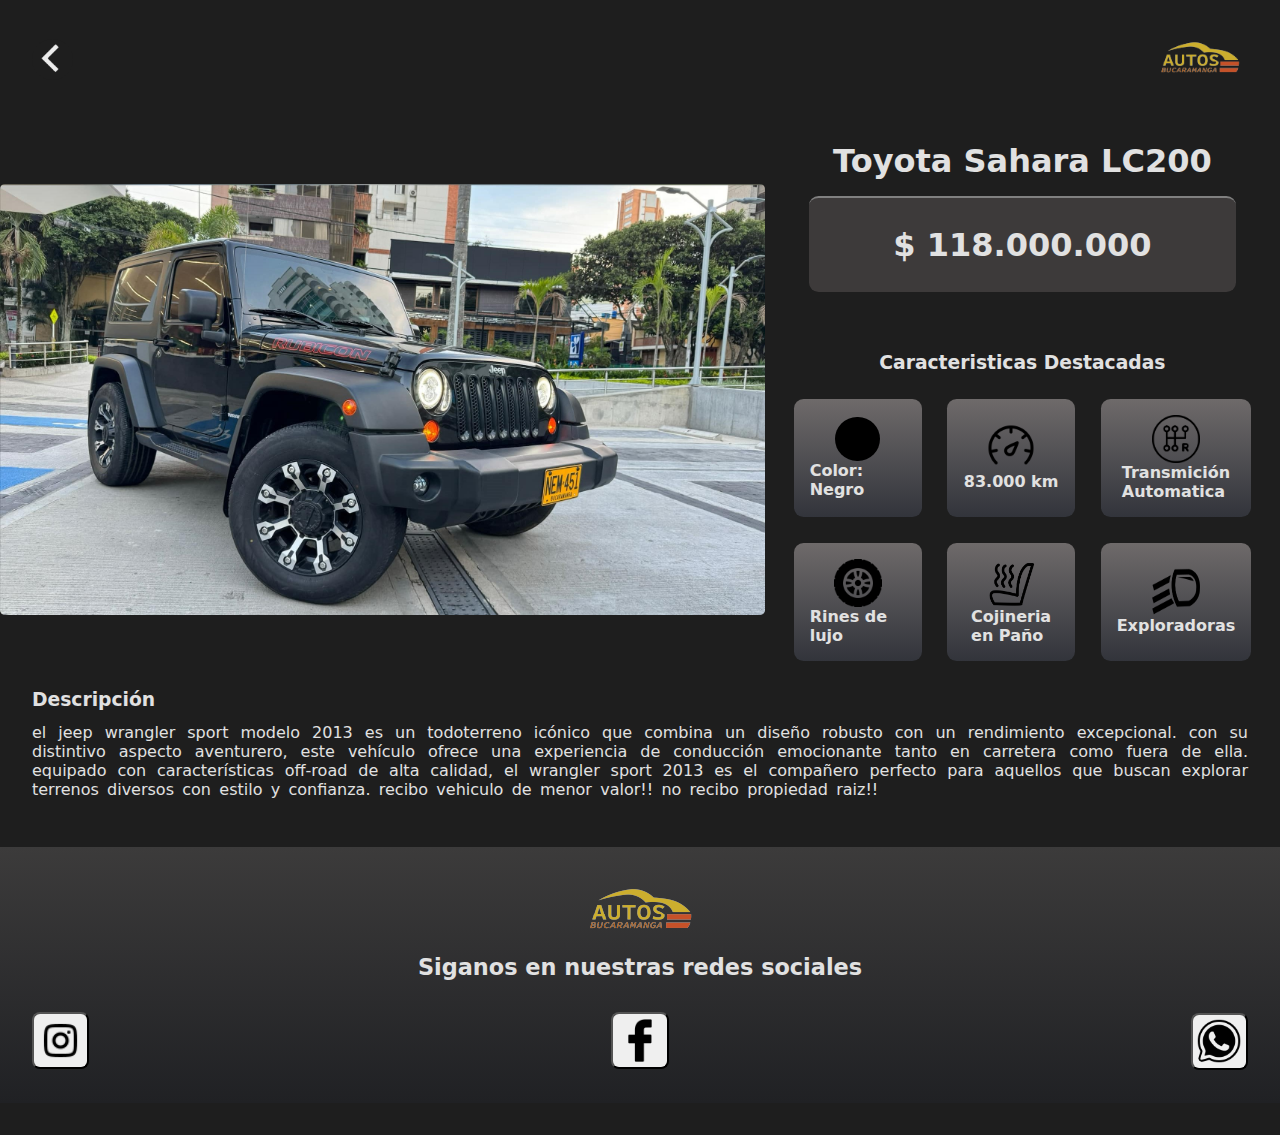
<file: carro1.html>
<!DOCTYPE html>
<html lang="en">

<head>
    <meta charset="UTF-8">
    <meta name="viewport" content="width=device-width, initial-scale=1.0">
    <link rel="stylesheet" href="carro1.css">
    <title>Autos Bucaramanga</title>
</head>

<body>

    <header>
        <div class="container-header blur-container">
            <button class="atras" id="atras">
                <a href="index.html">
                    <figure>
                        <img src="recursosEmpresa/b2_Mesa de trabajo 1_Mesa de trabajo 1.png" alt="">
                    </figure>
                </a>
            </button>
            <div class="logo" id="logo">
                <figure>
                    <img src="recursosEmpresa/logo_Mesa de trabajo 1_Mesa de trabajo 1.png" alt="">
                </figure>
            </div>
        </div>
    </header>

    <main>

        <section class="carroGalery">
            <div class="slider">
                <img src="assets/fotosCarros/jeepConFondo/j1.jpg" alt="">
                <img src="assets/fotosCarros/jeepConFondo/j2.jpg" alt="">
                <img src="assets/fotosCarros/jeepConFondo/j3.jpg" alt="">
                <img src="assets/fotosCarros/jeepConFondo/j4.jpg" alt="">
                <img src="assets/fotosCarros/jeepConFondo/j5.jpg" alt="">
                <img src="assets/fotosCarros/jeepConFondo/j6.jpg" alt="">
                <img src="assets/fotosCarros/jeepConFondo/j7.jpg" alt="">
            </div>
            
            <div class="tw">
                <section class="cuadrado"></section>
                <section class="circle"></section>
                <article class="marcaCarro">
                    <span class="marcaCarroPrincipal">Jeep Wrangler sport <br></span>
                </article>
                <a href="https://wa.link/kzsgt3">
                    <div class="precio">
                        <span>$ 118.000.000</span>
                    </div>
                </a>
            </div>
        </section>

        <div class="price">
            <div class="dos">
                <article class="marcaCarro">
                    <span class="marcaCarroPrincipal">Toyota Sahara LC200 <br></span>
                </article>
            </div>
            <div class="uno">
                <a href="https://wa.link/kzsgt3">
                    <div class="precio">
                        <span>$ 118.000.000</span>
                    </div>
                </a>
            </div>
            <div class="trir">
                <section class="descripcion">
                    <div class="title2">
                        <h3>Caracteristicas Destacadas </h3>
                    </div>
                    <article>
                        <div class="color"></div>
                        <span class="spanC">Color: Negro</span>
                    </article>
        
                    <article>
                        <figure>
                            <img src="recursosEmpresa/icons/velocimetro.png" alt="">
                        </figure>
                        <span>83.000 km</span>
                    </article>
        
                    <article>
                        <figure>
                            <img src="recursosEmpresa/icons/cambios.png" alt="">
                        </figure>
                        <span>Transmición <br> Automatica</span>
                    </article>
        
                    <article>
                        <figure>
                            <img src="recursosEmpresa/icons/llanta-de-carro.png" alt="">
                        </figure>
                        <span>Rines de lujo</span>
                    </article>
        
        
                    <article>
                        <figure>
                            <img src="recursosEmpresa/icons/COJINES_Mesa de trabajo 1.png" alt="">
                        </figure>
                        <span>Cojineria <br> en Paño</span>
                    </article>
        
                    <article>
                        <figure>
                            <img src="recursosEmpresa/icons/exploradoras-01.png" alt="">
                        </figure>
                        <span>Exploradoras</span>
                    </article>
                </section>
            </div>
        </div>


    </main>

    <div class="info-carro">

        <div class="subtitle">
            <h3>Caracteristicas Destacadas </h3>
        </div>

        <section class="descripcion">


            <article>
                <div class="color"></div>
                <span class="spanC">Color: Negro</span>
            </article>

            <article>
                <figure>
                    <img src="recursosEmpresa/icons/velocimetro.png" alt="">
                </figure>
                <span>83.000 km</span>
            </article>

            <article>
                <figure>
                    <img src="recursosEmpresa/icons/cambios.png" alt="">
                </figure>
                <span>Transmición <br> Automatica</span>
            </article>

            <article>
                <figure>
                    <img src="recursosEmpresa/icons/llanta-de-carro.png" alt="">
                </figure>
                <span>Rines de lujo</span>
            </article>


            <article>
                <figure>
                    <img src="recursosEmpresa/icons/COJINES_Mesa de trabajo 1.png" alt="">
                </figure>
                <span>Cojineria <br> en Paño</span>
            </article>

            <article>
                <figure>
                    <img src="recursosEmpresa/icons/exploradoras-01.png" alt="">
                </figure>
                <span>Exploradoras</span>
            </article>
        </section>

        <div class="subtitle2">
            <h3>Descripción</h3>
        </div>

        <section class="descripcion-carro">
            <p class="texto-description">
                El Jeep Wrangler Sport modelo 2013 es un todoterreno icónico que combina un diseño robusto con un
                rendimiento excepcional. Con su distintivo aspecto aventurero, este vehículo ofrece una experiencia de
                conducción emocionante tanto en carretera como fuera de ella. Equipado con características off-road de
                alta calidad, el Wrangler Sport 2013 es el compañero perfecto para aquellos que buscan explorar terrenos
                diversos con estilo y confianza. RECIBO VEHICULO DE MENOR VALOR!! No recibo propiedad raiz!!
            </p>
        </section>

    </div>

    <footer>

        <div class="container-footer">

            <div class="mensaje-salida">
                <figure>
                    <img src="recursosEmpresa/logo_Mesa de trabajo 1_Mesa de trabajo 1.png" alt="">
                </figure>
            </div>

            <div class="text">
                <span>Siganos en nuestras redes sociales</span>
            </div>

            <div class="redes">
                <div class="contactanos-fb">
                    <button>
                        <figure class="insta">
                            <img src="recursosEmpresa/icons/insta.png" alt="">
                        </figure>
                    </button>
                </div>

                <div class="contactanos-fb">
                    <button>
                        <a href="https://www.facebook.com/edwing.leon.39">
                            <img src="recursosEmpresa/facebook.png" alt="">
                        </a>
                    </button>
                </div>

                <div class="contactanos-wp">
                    <button class="wp">
                        <a href="https://wa.link/kzsgt3">
                            <img src="recursosEmpresa/icons/wps.png" alt="">
                        </a>
                    </button>
                </div>
            </div>
        </div>
    </footer>


    <script src="detallesCarro.js"></script>
</body>

</html>
</file>
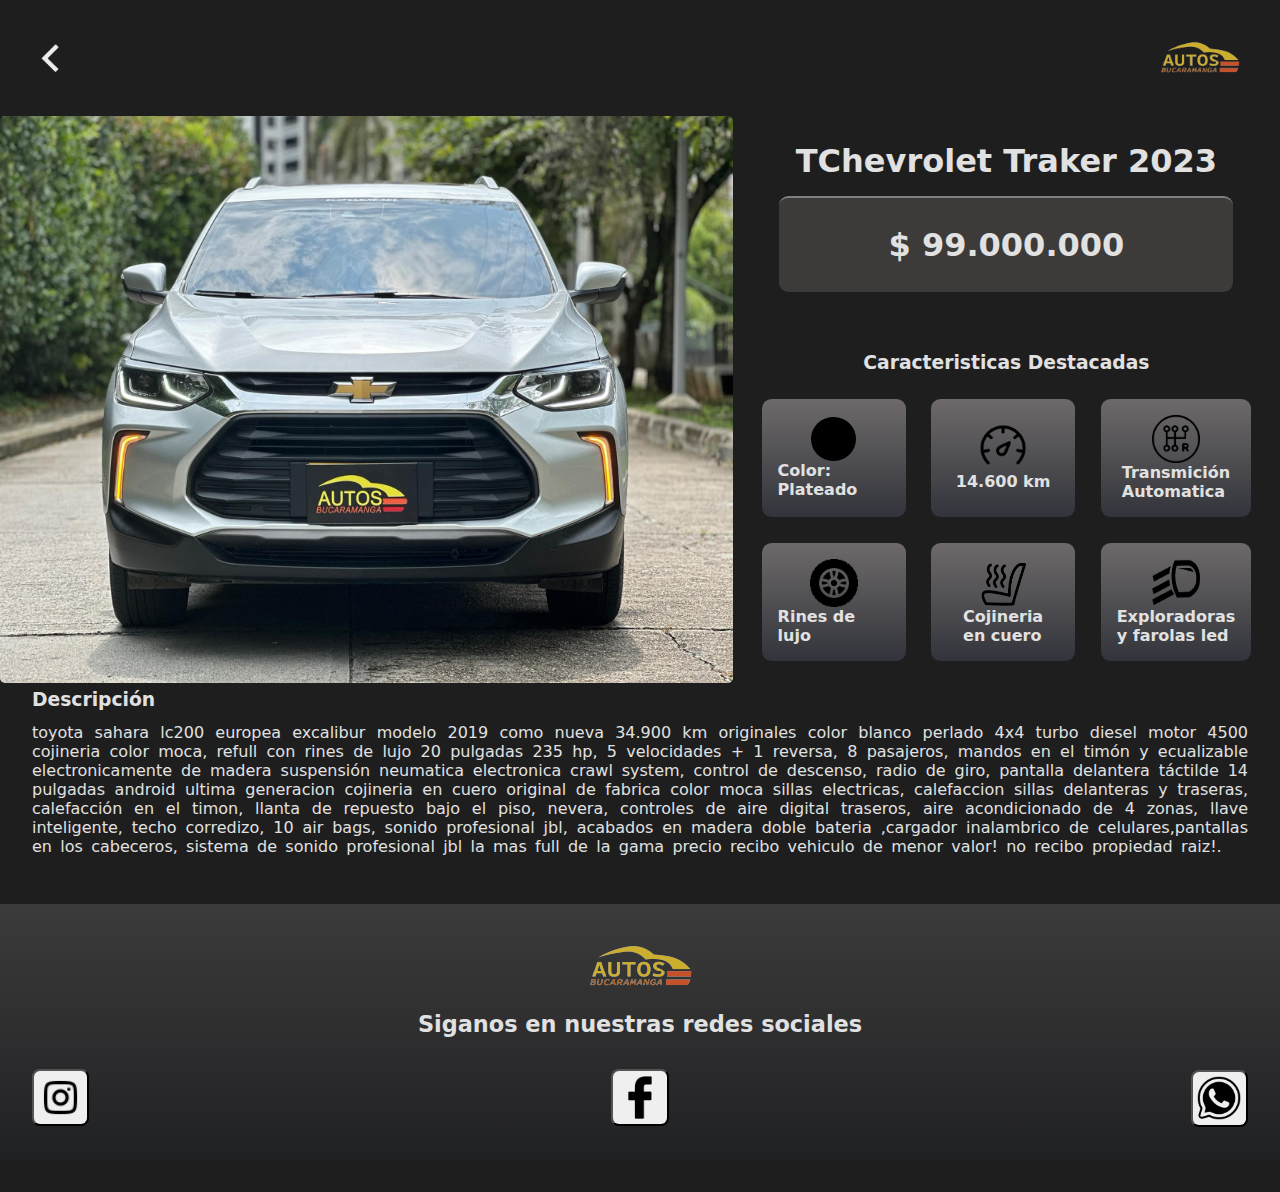
<file: carro2.html>
<!DOCTYPE html>
<html lang="en">

<head>
    <meta charset="UTF-8">
    <meta name="viewport" content="width=device-width, initial-scale=1.0">
    <link rel="stylesheet" href="carro2.css">
    <title>Autos Bucaramanga</title>
</head>

<body>

    <header>
        <div class="container-header blur-container">
            <button class="atras" id="atras">
                <a href="index.html">
                    <figure>
                        <img src="recursosEmpresa/b2_Mesa de trabajo 1_Mesa de trabajo 1.png" alt="">
                    </figure>
                </a>
            </button>
            <div class="logo" id="logo">
                <figure>
                    <img src="recursosEmpresa/logo_Mesa de trabajo 1_Mesa de trabajo 1.png" alt="">
                </figure>
            </div>
        </div>
    </header>

    <main>

        <section class="carroGalery">
            <div class="slider">
                <img src="assets/fotosCarros/cheroletConFondo/c1.jpg" alt="">
                <img src="assets/fotosCarros/cheroletConFondo/c2.jpg" alt="">
                <img src="assets/fotosCarros/cheroletConFondo/c3.jpg" alt="">
                <img src="assets/fotosCarros/cheroletConFondo/c4.jpg" alt="">
                <img src="assets/fotosCarros/cheroletConFondo/c5.jpg" alt="">
                <img src="assets/fotosCarros/cheroletConFondo/c6.jpg" alt="">
                <img src="assets/fotosCarros/cheroletConFondo/c7.jpg" alt="">
            </div>
            <div class="tw">
                <section class="cuadrado"></section>
                <section class="circle"></section>
                <article class="marcaCarro">
                    <span class="marcaCarroPrincipal">Chevrolet Traker 2023 <br></span>
                </article>
                <a href="https://wa.link/kzsgt3">
                    <div class="precio">
                        <bu>$ 99.000.000</span>
                    </div>
                </a>
            </div>
        </section>

        <div class="price">
            <div class="dos">
                <article class="marcaCarro">
                    <span class="marcaCarroPrincipal">TChevrolet Traker 2023 <br></span>
                </article>
            </div>
            <div class="uno">
                <a href="https://wa.link/kzsgt3">
                    <div class="precio">
                        <bu>$ 99.000.000</span>
                    </div>
                </a>
            </div>

            <div class="trir">
                <section class="descripcion">
                    <div class="title2">
                        <h3>Caracteristicas Destacadas </h3>
                    </div>
                    <article>
                        <div class="color"></div>
                        <span class="spanC">Color: Plateado</span>
                    </article>

                    <article>
                        <figure>
                            <img src="recursosEmpresa/icons/velocimetro.png" alt="">
                        </figure>
                        <span>14.600 km</span>
                    </article>

                    <article>
                        <figure>
                            <img src="recursosEmpresa/icons/cambios.png" alt="">
                        </figure>
                        <span>Transmición <br> Automatica</span>
                    </article>

                    <article>
                        <figure>
                            <img src="recursosEmpresa/icons/llanta-de-carro.png" alt="">
                        </figure>
                        <span>Rines de lujo</span>
                    </article>


                    <article>
                        <figure>
                            <img src="recursosEmpresa/icons/COJINES_Mesa de trabajo 1.png" alt="">
                        </figure>
                        <span>Cojineria <br> en cuero</span>
                    </article>

                    <article>
                        <figure>
                            <img src="recursosEmpresa/icons/exploradoras-01.png" alt="">
                        </figure>
                        <span>Exploradoras<br> y farolas led</span>
                    </article>
                </section>
            </div>
        </div>


    </main>

    <div class="info-carro">

        <div class="subtitle">
            <h3>Caracteristicas Destacadas </h3>
        </div>

        <section class="descripcion">


            <article>
                <div class="color"></div>
                <span class="spanC">Color: Plateado</span>
            </article>

            <article>
                <figure>
                    <img src="recursosEmpresa/icons/velocimetro.png" alt="">
                </figure>
                <span>14.600 km</span>
            </article>

            <article>
                <figure>
                    <img src="recursosEmpresa/icons/cambios.png" alt="">
                </figure>
                <span>Transmición <br> Automatica</span>
            </article>

            <article>
                <figure>
                    <img src="recursosEmpresa/icons/llanta-de-carro.png" alt="">
                </figure>
                <span>Rines de lujo</span>
            </article>


            <article>
                <figure>
                    <img src="recursosEmpresa/icons/COJINES_Mesa de trabajo 1.png" alt="">
                </figure>
                <span>Cojineria <br> en cuero</span>
            </article>

            <article>
                <figure>
                    <img src="recursosEmpresa/icons/exploradoras-01.png" alt="">
                </figure>
                <span>Exploradoras<br> y farolas led</span>
            </article>
        </section>

        <div class="subtitle2">
            <h3>Descripción</h3>
        </div>

        <section class="descripcion-carro">
            <p class="texto-description">
                TOYOTA SAHARA LC200 EUROPEA EXCALIBUR MODELO 2019 COMO NUEVA 34.900 KM ORIGINALES COLOR BLANCO PERLADO
                4X4 TURBO DIESEL MOTOR 4500 COJINERIA COLOR MOCA, REFULL CON RINES DE LUJO 20 PULGADAS 235 HP, 5
                VELOCIDADES + 1 REVERSA, 8 PASAJEROS, MANDOS EN EL TIMÓN Y ECUALIZABLE ELECTRONICAMENTE DE MADERA
                SUSPENSIÓN NEUMATICA ELECTRONICA CRAWL SYSTEM, CONTROL DE DESCENSO, RADIO DE GIRO, PANTALLA DELANTERA
                TÁCTILDE 14 PULGADAS ANDROID ULTIMA GENERACION COJINERIA EN CUERO ORIGINAL DE FABRICA COLOR MOCA SILLAS
                ELECTRICAS, CALEFACCION SILLAS DELANTERAS Y TRASERAS, CALEFACCIÓN EN EL TIMON, LLANTA DE REPUESTO BAJO
                EL PISO, NEVERA, CONTROLES DE AIRE DIGITAL TRASEROS, AIRE ACONDICIONADO DE 4 ZONAS, LLAVE INTELIGENTE,
                TECHO CORREDIZO, 10 AIR BAGS, SONIDO PROFESIONAL JBL, ACABADOS EN MADERA DOBLE BATERIA ,CARGADOR
                INALAMBRICO DE CELULARES,PANTALLAS EN LOS CABECEROS, SISTEMA DE SONIDO PROFESIONAL JBL LA MAS FULL DE LA
                GAMA PRECIO RECIBO VEHICULO DE MENOR VALOR! No recibo propiedad raiz!. </p>
        </section>

    </div>

    <footer>

        <div class="container-footer">

            <div class="mensaje-salida">
                <figure>
                    <img src="recursosEmpresa/logo_Mesa de trabajo 1_Mesa de trabajo 1.png" alt="">
                </figure>
            </div>

            <div class="text">
                <span>Siganos en nuestras redes sociales</span>
            </div>

            <div class="redes">
                <div class="contactanos-fb">
                    <button>
                        <figure class="insta">
                            <img src="recursosEmpresa/icons/insta.png" alt="">
                        </figure>
                    </button>
                </div>

                <div class="contactanos-fb">
                    <button>
                        <a href="https://www.facebook.com/edwing.leon.39">
                            <img src="recursosEmpresa/facebook.png" alt="">
                        </a>
                    </button>
                </div>

                <div class="contactanos-wp">
                    <button class="wp">
                        <a href="https://wa.link/kzsgt3">
                            <img src="recursosEmpresa/icons/wps.png" alt="">
                        </a>
                    </button>
                </div>
            </div>
        </div>
    </footer>


    <script src="detallesCarro.js"></script>
</body>

</html>
</file>
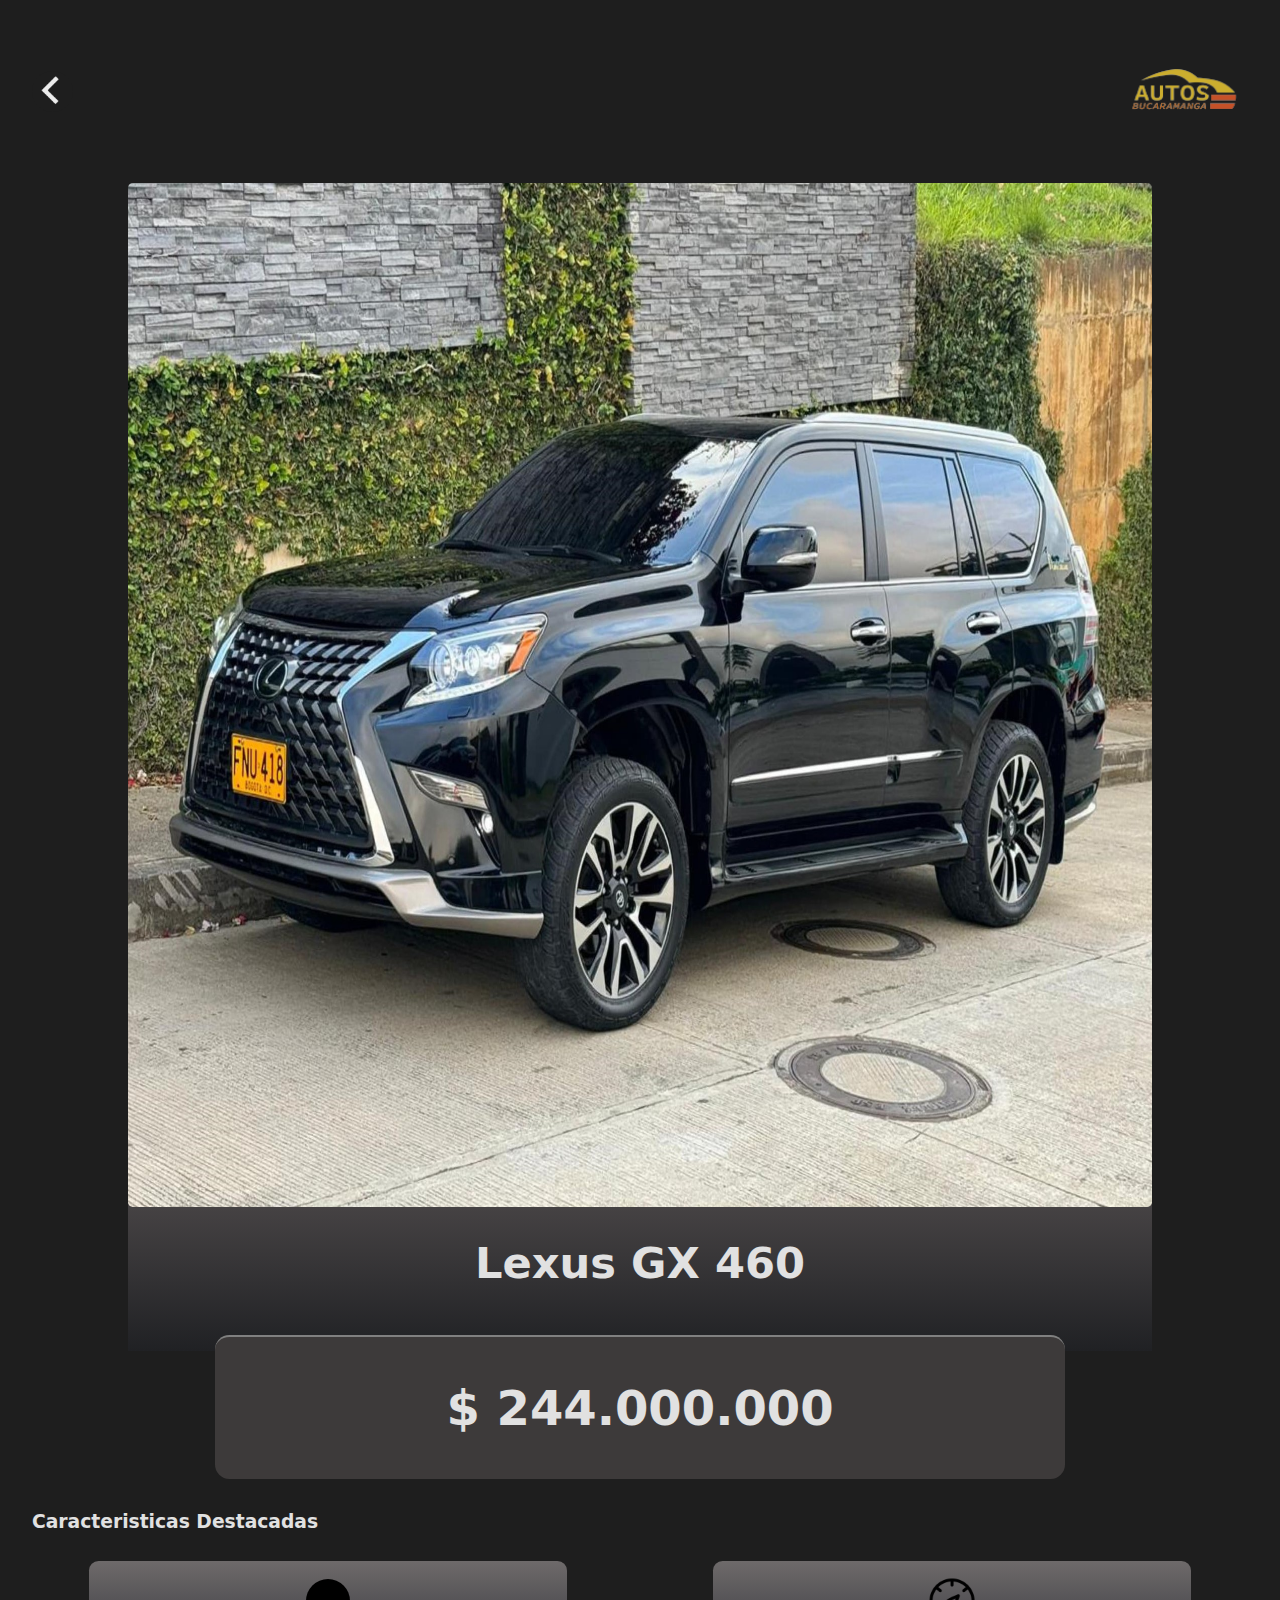
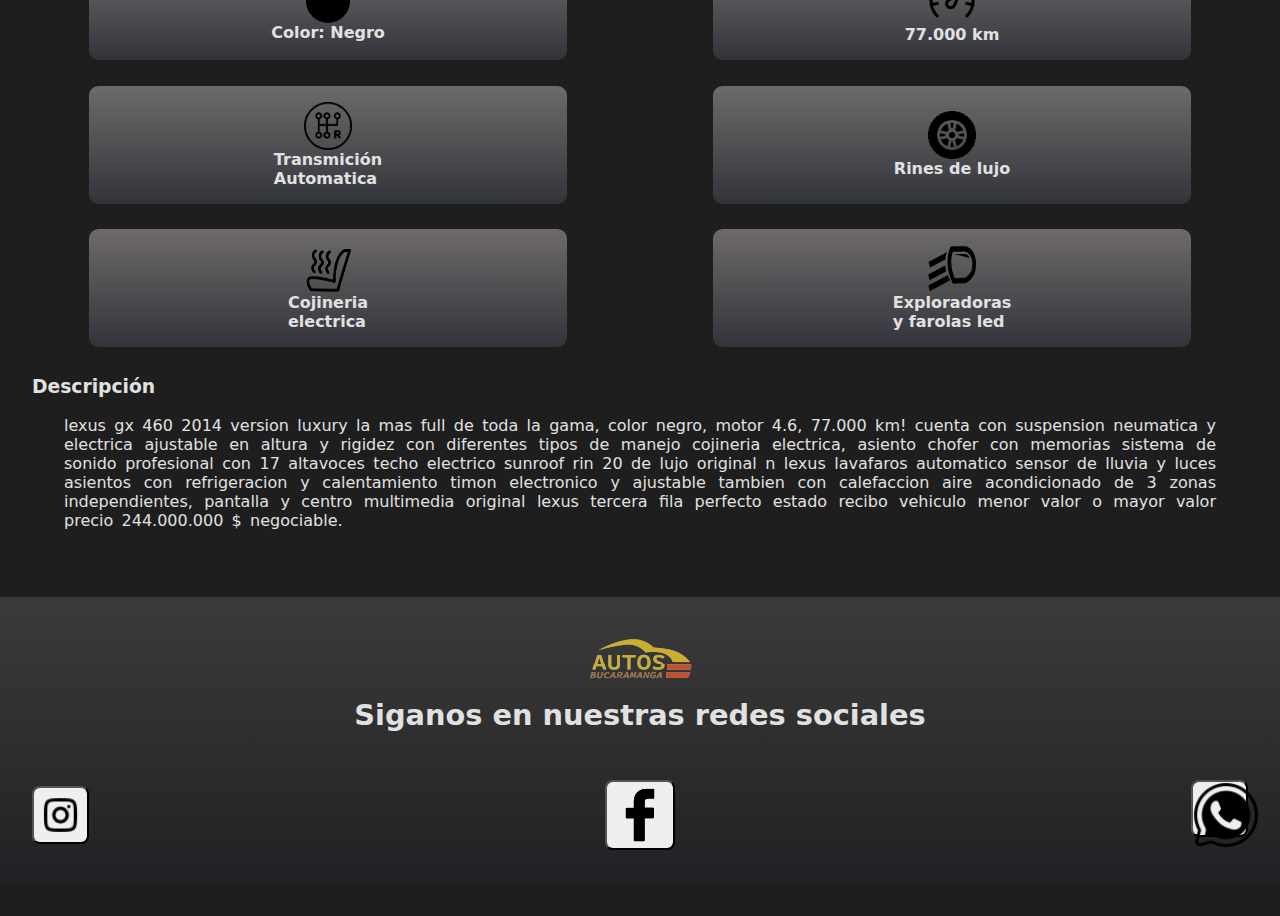
<file: carro3.html>
<!DOCTYPE html>
<html lang="en">

<head>
    <meta charset="UTF-8">
    <meta name="viewport" content="width=device-width, initial-scale=1.0">
    <link rel="stylesheet" href="carro3.css">
    <title>Autos Bucaramanga</title>
</head>

<body>

    <header>
        <div class="container-header blur-container">
            <button class="atras" id="atras">
               <a href="index.html">
                <figure>
                    <img src="recursosEmpresa/b2_Mesa de trabajo 1_Mesa de trabajo 1.png" alt="">
                </figure>
               </a>
            </button>
            <div class="logo" id="logo">
                <figure>
                    <img src="recursosEmpresa/logo_Mesa de trabajo 1_Mesa de trabajo 1.png" alt="">
                </figure>
            </div>
        </div>
    </header>

    <main>

        <section class="carroGalery">
            <div class="slider">
                <img src="assets/fotosCarros/lexusConFondo/l6.jpg" alt="">
                <img src="assets/fotosCarros/lexusConFondo/l1.jpg" alt="">
                <img src="assets/fotosCarros/lexusConFondo/l2.jpg" alt="">
                <img src="assets/fotosCarros/lexusConFondo/l3.jpg" alt="">
                <img src="assets/fotosCarros/lexusConFondo/l4.jpg" alt="">
                <img src="assets/fotosCarros/lexusConFondo/l5.jpg" alt="">
                <img src="assets/fotosCarros/lexusConFondo/l7.jpg" alt="">
                <img src="assets/fotosCarros/lexusConFondo/l8.jpg" alt="">
                <img src="assets/fotosCarros/lexusConFondo/l9.jpg" alt="">
                <img src="assets/fotosCarros/lexusConFondo/l10.jpg" alt="">
            </div>
            <section class="cuadrado"></section>
            <section class="circle"></section>
            <article class="marcaCarro">
                <span class="marcaCarroPrincipal">Lexus GX 460<br></span>
            </article>
            <a href="https://wa.link/kzsgt3">
                <div class="precio">
                    <span>$ 244.000.000</span>
                </div>
            </a>
        </section>


    </main>

    <div class="info-carro">

        <div class="subtitle">
            <h3>Caracteristicas Destacadas  </h3>
        </div>

        <section class="descripcion">


            <article>
                <div class="color"></div>
                <span class="spanC">Color: Negro</span>
            </article>

            <article>
                <figure>
                    <img src="recursosEmpresa/icons/velocimetro.png" alt="">
                </figure>
                <span>77.000 km</span>
            </article>

            <article>
                <figure>
                    <img src="recursosEmpresa/icons/cambios.png" alt="">
                </figure>
                <span>Transmición <br> Automatica</span>
            </article>

            <article>
                <figure>
                    <img src="recursosEmpresa/icons/llanta-de-carro.png" alt="">
                </figure>
                <span>Rines de lujo</span>
            </article>


            <article>
                <figure>
                    <img src="recursosEmpresa/icons/COJINES_Mesa de trabajo 1.png" alt="">
                </figure>
                <span>Cojineria <br> electrica</span>
            </article>

            <article>
                <figure>
                    <img src="recursosEmpresa/icons/exploradoras-01.png" alt="">
                </figure>
                <span>Exploradoras<br> y farolas led</span>
            </article>
        </section>

        <div class="subtitle-2">
            <h3>Descripción</h3>
        </div>

        <section class="descripcion-carro">
            <p class="texto-description">
                Lexus GX 460 2014 version luxury la mas full de toda la gama, color negro, motor 4.6, 77.000 km! cuenta con suspension neumatica y electrica ajustable en altura y rigidez con diferentes tipos de manejo cojineria electrica, asiento chofer con memorias sistema de sonido  profesional con 17 altavoces  techo electrico sunroof rin 20 de lujo original n lexus lavafaros automatico sensor de lluvia y luces asientos con refrigeracion y calentamiento timon electronico y ajustable tambien con calefaccion aire acondicionado de 3 zonas independientes, pantalla y centro multimedia original lexus tercera fila perfecto estado recibo vehiculo menor valor o mayor valor precio 244.000.000 $ negociable.   
            </p>
        </section>

    </div>

    <footer>

        <div class="container-footer">
            
            <div class="mensaje-salida">
                <figure>
                    <img src="recursosEmpresa/logo_Mesa de trabajo 1_Mesa de trabajo 1.png" alt="">
                </figure>
            </div>

           <div class="text">
            <span>Siganos en nuestras redes sociales</span>
           </div>
           
            <div class="redes">
                <div class="contactanos-fb">
                    <button>
                        <figure class="insta">
                            <img src="recursosEmpresa/icons/insta.png" alt="">
                        </figure>
                    </button>
                </div>
    
                <div class="contactanos-fb">
                    <button>
                        <a href="https://www.facebook.com/edwing.leon.39">
                            <img src="recursosEmpresa/facebook.png" alt="">
                        </a>
                    </button>
                </div>
    
                <div class="contactanos-wp">
                    <button class="wp">
                        <a href="https://wa.link/kzsgt3">
                            <img src="recursosEmpresa/icons/wps.png" alt="">
                        </a>
                    </button>
                </div>
            </div>
        </div>
    </footer>


    <script src="detallesCarro.js"></script>
</body>

</html>
</file>
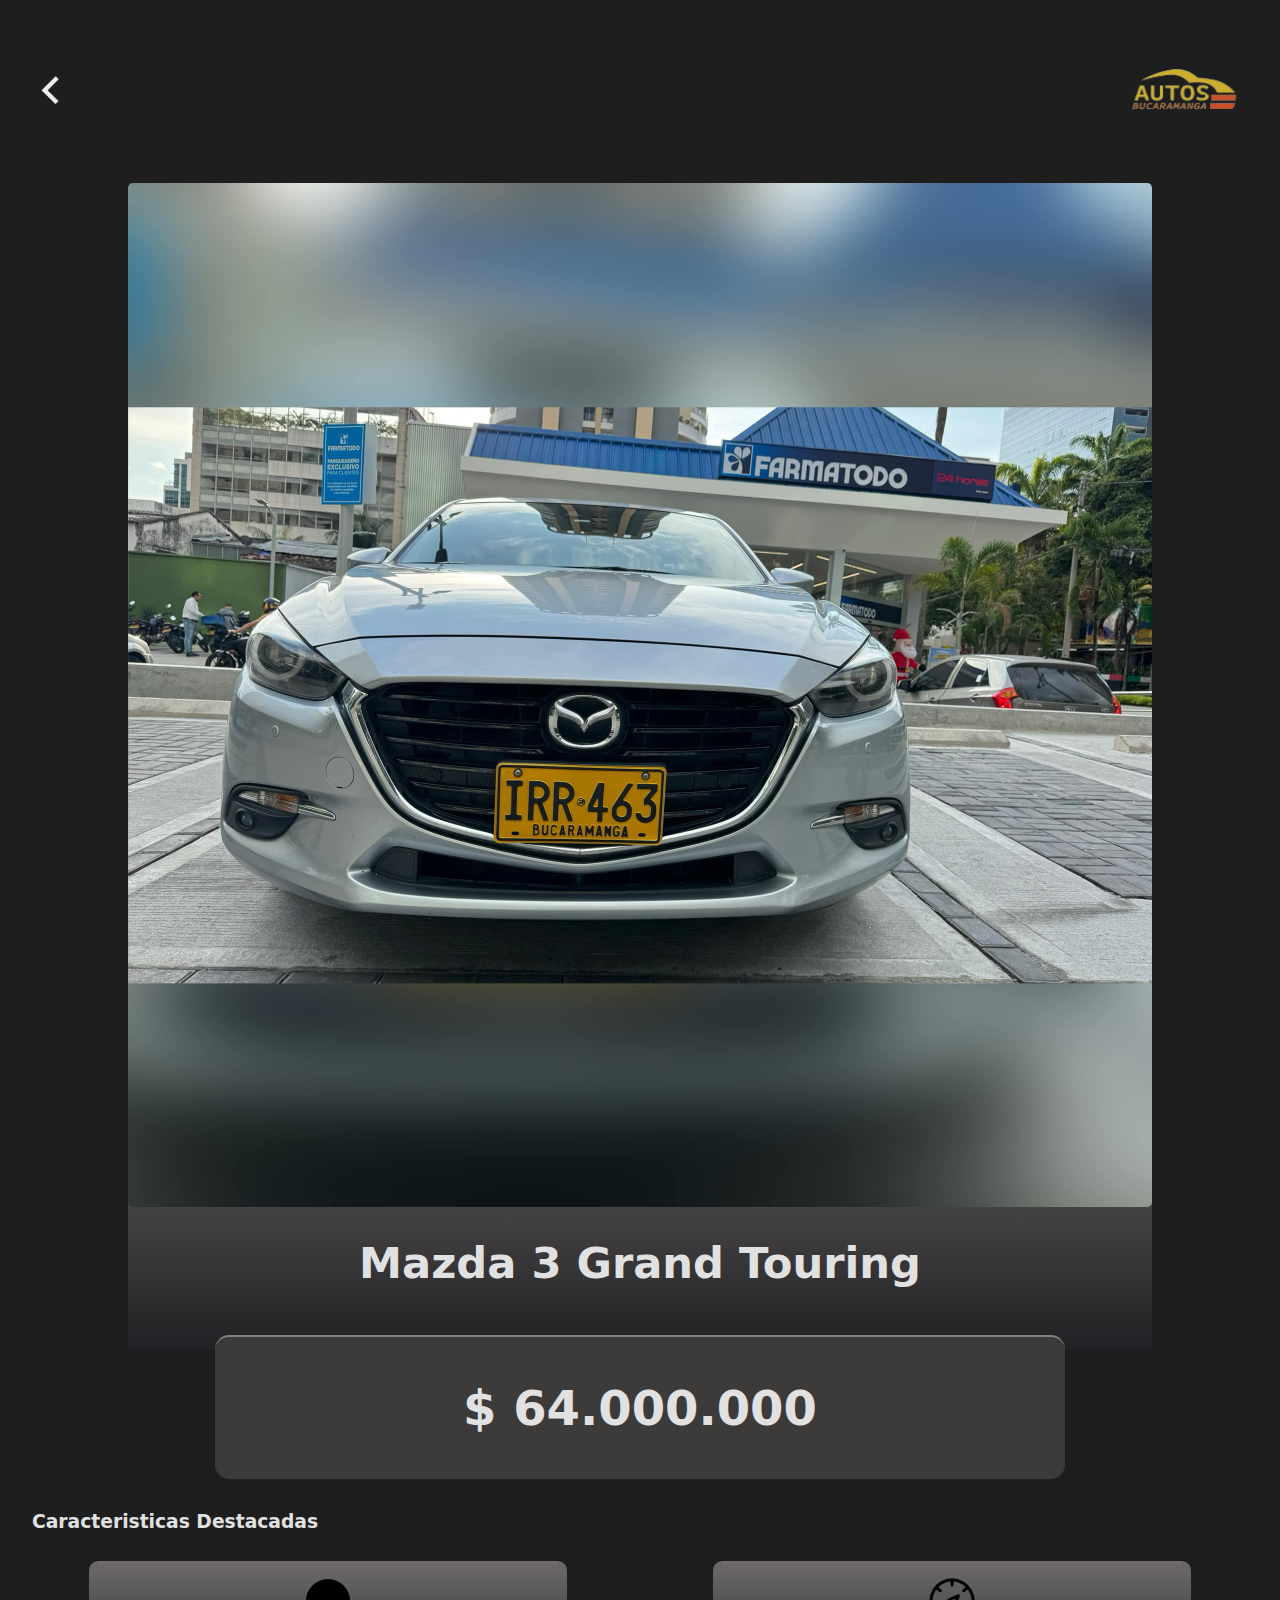
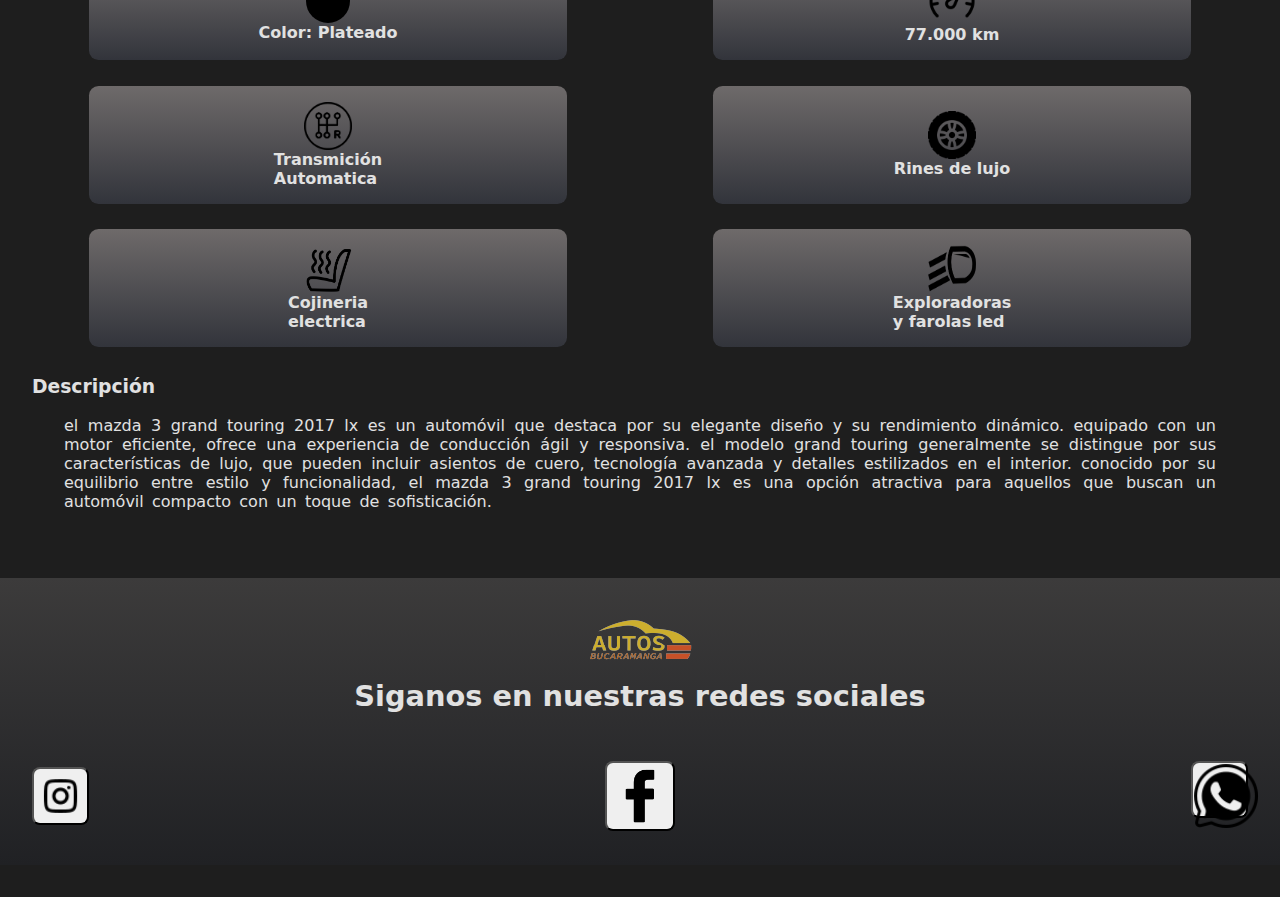
<file: carro5.html>
<!DOCTYPE html>
<html lang="en">

<head>
    <meta charset="UTF-8">
    <meta name="viewport" content="width=device-width, initial-scale=1.0">
    <link rel="stylesheet" href="carro3.css">
    <title>Autos Bucaramanga</title>
</head>

<body>

    <header>
        <div class="container-header blur-container">
            <button class="atras" id="atras">
               <a href="index.html">
                <figure>
                    <img src="recursosEmpresa/b2_Mesa de trabajo 1_Mesa de trabajo 1.png" alt="">
                </figure>
               </a>
            </button>
            <div class="logo" id="logo">
                <figure>
                    <img src="recursosEmpresa/logo_Mesa de trabajo 1_Mesa de trabajo 1.png" alt="">
                </figure>
            </div>
        </div>
    </header>

    <main>

        <section class="carroGalery">
            <div class="slider">
                <img src="assets/fotosCarros/mazdaConFondo/m1.jpg" alt="">
                <img src="assets/fotosCarros/mazdaConFondo/m2.jpg" alt="">
                <img src="assets/fotosCarros/mazdaConFondo/m3.jpg" alt="">
                <img src="assets/fotosCarros/mazdaConFondo/m4.jpg" alt="">
                <img src="assets/fotosCarros/mazdaConFondo/m5.jpg" alt="">
                <img src="assets/fotosCarros/mazdaConFondo/m6.jpg" alt="">
                <img src="assets/fotosCarros/mazdaConFondo/m7.jpg" alt="">
                <img src="assets/fotosCarros/mazdaConFondo/m8.jpg" alt="">
            </div>
            <section class="cuadrado"></section>
            <section class="circle"></section>
            <article class="marcaCarro">
                <span class="marcaCarroPrincipal">Mazda 3 Grand Touring<br></span>
            </article>
            <a href="https://wa.link/kzsgt3">
                <div class="precio">
                    <span>$ 64.000.000</span>
                </div>
            </a>
        </section>


    </main>

    <div class="info-carro">

        <div class="subtitle">
            <h3>Caracteristicas Destacadas  </h3>
        </div>

        <section class="descripcion">


            <article>
                <div class="color"></div>
                <span class="spanC">Color: Plateado</span>
            </article>

            <article>
                <figure>
                    <img src="recursosEmpresa/icons/velocimetro.png" alt="">
                </figure>
                <span>77.000 km</span>
            </article>

            <article>
                <figure>
                    <img src="recursosEmpresa/icons/cambios.png" alt="">
                </figure>
                <span>Transmición <br> Automatica</span>
            </article>

            <article>
                <figure>
                    <img src="recursosEmpresa/icons/llanta-de-carro.png" alt="">
                </figure>
                <span>Rines de lujo</span>
            </article>


            <article>
                <figure>
                    <img src="recursosEmpresa/icons/COJINES_Mesa de trabajo 1.png" alt="">
                </figure>
                <span>Cojineria <br> electrica</span>
            </article>

            <article>
                <figure>
                    <img src="recursosEmpresa/icons/exploradoras-01.png" alt="">
                </figure>
                <span>Exploradoras<br> y farolas led</span>
            </article>
        </section>

        <div class="subtitle-2">
            <h3>Descripción</h3>
        </div>

        <section class="descripcion-carro">
            <p class="texto-description">
                El Mazda 3 Grand Touring 2017 LX es un automóvil que destaca por su elegante diseño y su rendimiento dinámico. Equipado con un motor eficiente, ofrece una experiencia de conducción ágil y responsiva. El modelo Grand Touring generalmente se distingue por sus características de lujo, que pueden incluir asientos de cuero, tecnología avanzada y detalles estilizados en el interior. Conocido por su equilibrio entre estilo y funcionalidad, el Mazda 3 Grand Touring 2017 LX es una opción atractiva para aquellos que buscan un automóvil compacto con un toque de sofisticación.            </p>
        </section>

    </div>

    <footer>

        <div class="container-footer">
            
            <div class="mensaje-salida">
                <figure>
                    <img src="recursosEmpresa/logo_Mesa de trabajo 1_Mesa de trabajo 1.png" alt="">
                </figure>
            </div>

           <div class="text">
            <span>Siganos en nuestras redes sociales</span>
           </div>
           
            <div class="redes">
                <div class="contactanos-fb">
                    <button>
                        <figure class="insta">
                            <img src="recursosEmpresa/icons/insta.png" alt="">
                        </figure>
                    </button>
                </div>
    
                <div class="contactanos-fb">
                    <button>
                        <a href="https://www.facebook.com/edwing.leon.39">
                            <img src="recursosEmpresa/facebook.png" alt="">
                        </a>
                    </button>
                </div>
    
                <div class="contactanos-wp">
                    <button class="wp">
                        <a href="https://wa.link/kzsgt3">
                            <img src="recursosEmpresa/icons/wps.png" alt="">
                        </a>
                    </button>
                </div>
            </div>
        </div>
    </footer>


    <script src="detallesCarro.js"></script>
</body>

</html>
</file>
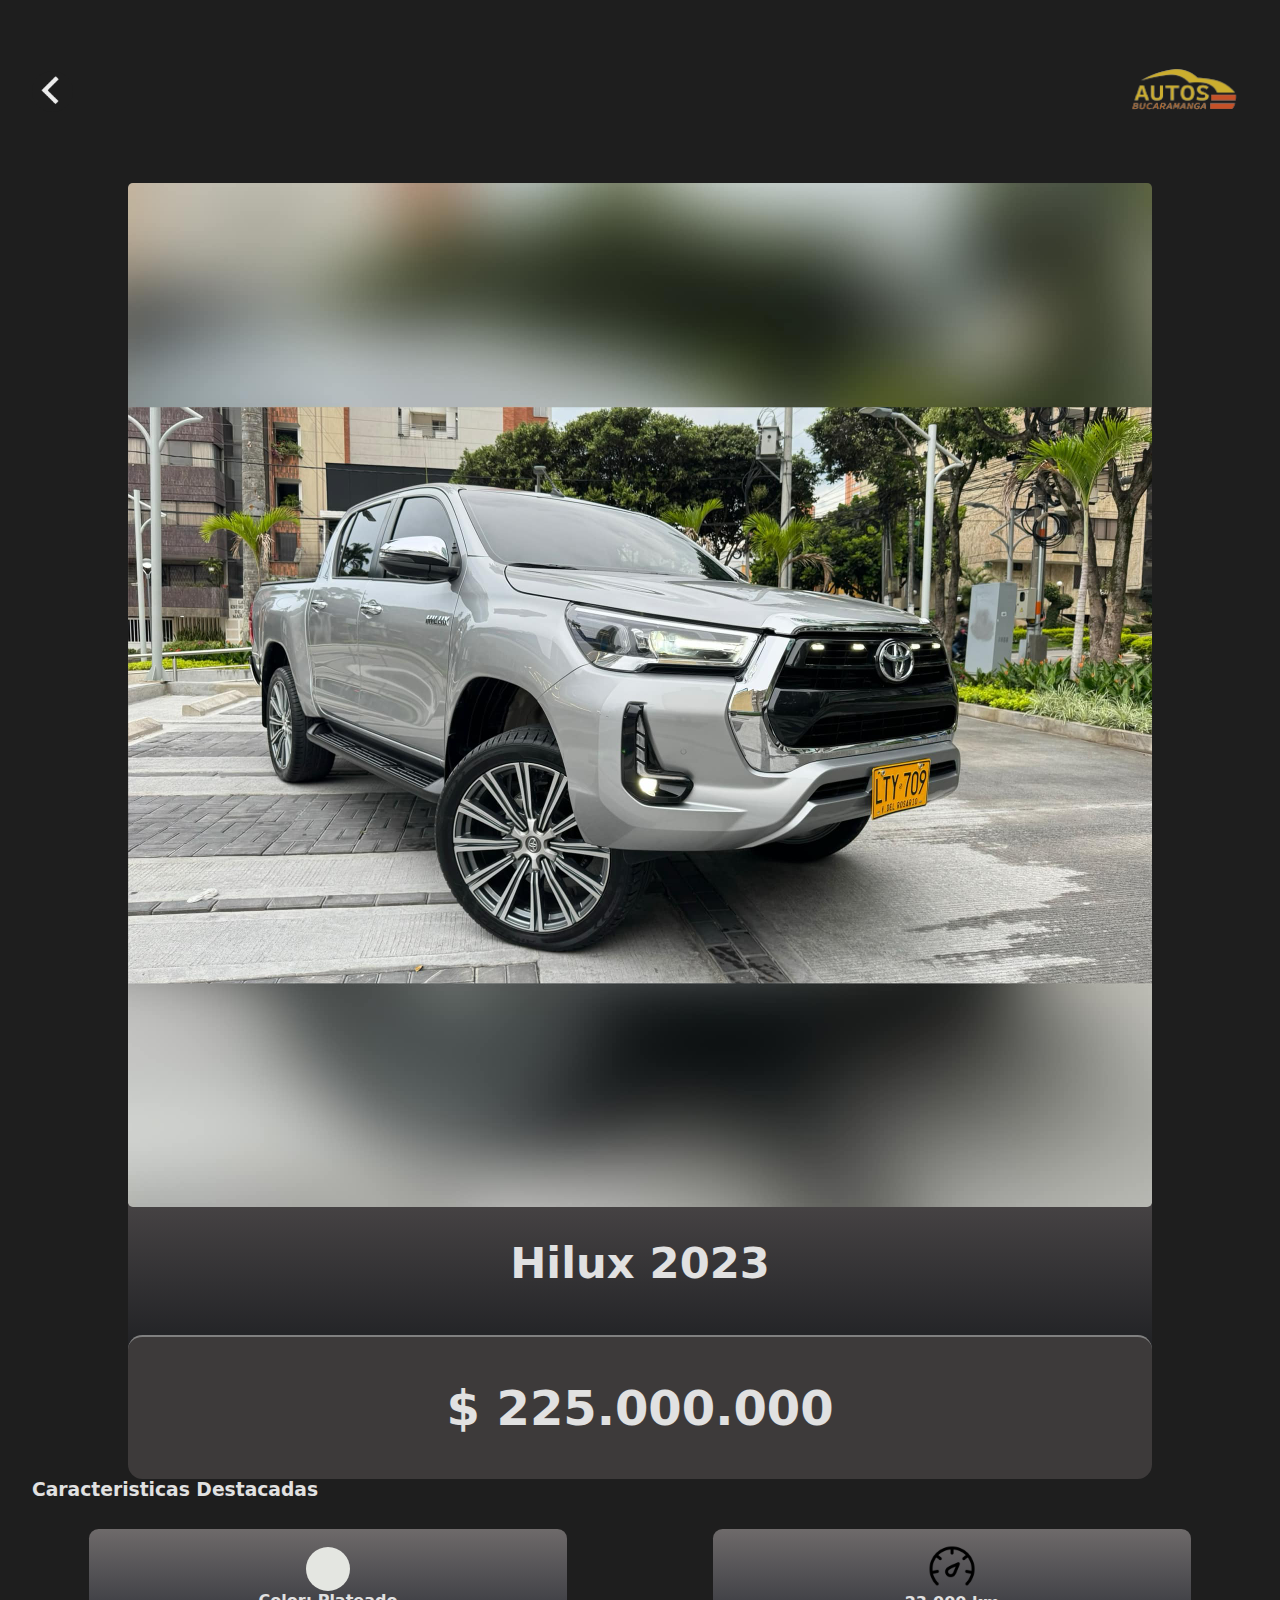
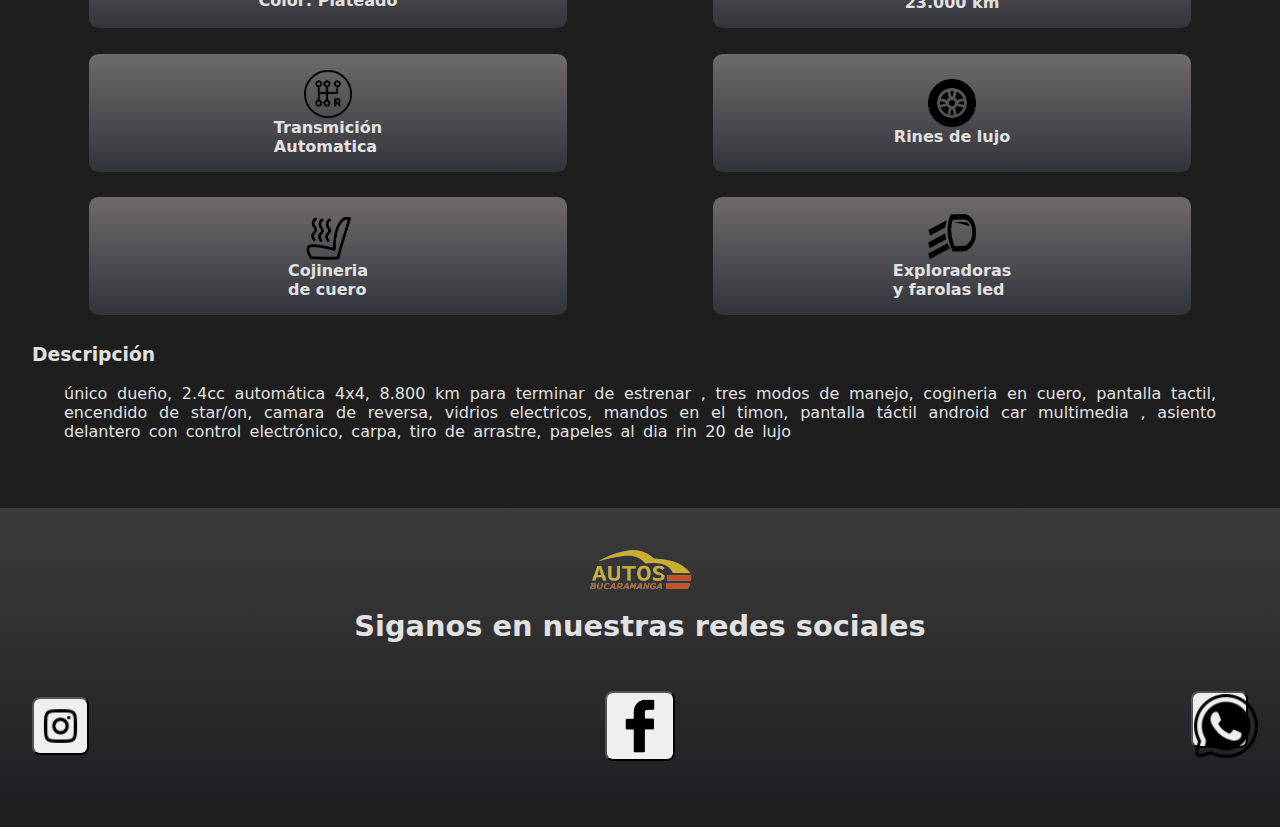
<file: carro6.html>
<!DOCTYPE html>
<html lang="en">

<head>
    <meta charset="UTF-8">
    <meta name="viewport" content="width=device-width, initial-scale=1.0">
    <link rel="stylesheet" href="carro6.css">
    <title>Autos Bucaramanga</title>
</head>

<body>

    <header>
        <div class="container-header blur-container">
            <button class="atras" id="atras">
               <a href="index.html">
                <figure>
                    <img src="recursosEmpresa/b2_Mesa de trabajo 1_Mesa de trabajo 1.png" alt="">
                </figure>
               </a>
            </button>
            <div class="logo" id="logo">
                <figure>
                    <img src="recursosEmpresa/logo_Mesa de trabajo 1_Mesa de trabajo 1.png" alt="">
                </figure>
            </div>
        </div>
    </header>

    <main>

        <section class="carroGalery">
            <div class="slider">
                <img src="assets/fotosCarros/hiluxzConFondo/h1.jpg" alt="">
                <img src="assets/fotosCarros/hiluxzConFondo/h2.jpg" alt="">
                <img src="assets/fotosCarros/hiluxzConFondo/h3.jpg" alt="">
                <img src="assets/fotosCarros/hiluxzConFondo/h4.jpg" alt="">
                <img src="assets/fotosCarros/hiluxzConFondo/h5.jpg" alt="">
                <img src="assets/fotosCarros/hiluxzConFondo/h6.jpg" alt="">
                <img src="assets/fotosCarros/hiluxzConFondo/h7.jpg" alt="">
            </div>
            <section class="cuadrado"></section>
            <section class="circle"></section>
            <article class="marcaCarro">
                <span class="marcaCarroPrincipal">Hilux 2023<br></span>
            </article>
            <a href="https://wa.link/kzsgt3">
                <div class="precio">
                    <span>$ 225.000.000</span>
                </div>
            </a>
        </section>


    </main>

    <div class="info-carro">

        <div class="subtitle">
            <h3>Caracteristicas Destacadas  </h3>
        </div>

        <section class="descripcion">


            <article>
                <div class="color"></div>
                <span class="spanC">Color: Plateado</span>
            </article>

            <article>
                <figure>
                    <img src="recursosEmpresa/icons/velocimetro.png" alt="">
                </figure>
                <span>23.000 km</span>
            </article>

            <article>
                <figure>
                    <img src="recursosEmpresa/icons/cambios.png" alt="">
                </figure>
                <span>Transmición <br> Automatica</span>
            </article>

            <article>
                <figure>
                    <img src="recursosEmpresa/icons/llanta-de-carro.png" alt="">
                </figure>
                <span>Rines de lujo</span>
            </article>


            <article>
                <figure>
                    <img src="recursosEmpresa/icons/COJINES_Mesa de trabajo 1.png" alt="">
                </figure>
                <span>Cojineria <br> de cuero</span>
            </article>

            <article>
                <figure>
                    <img src="recursosEmpresa/icons/exploradoras-01.png" alt="">
                </figure>
                <span>Exploradoras<br> y farolas led</span>
            </article>
        </section>

        <div class="subtitle">
            <h3>Descripción</h3>
        </div>

        <section class="descripcion-carro">
            <p class="texto-description">
                único dueño, 2.4cc automática  4x4,  8.800 km para terminar de estrenar  , tres modos de manejo, cogineria en cuero, pantalla tactil, encendido de star/on, camara de reversa, vidrios electricos, mandos en el timon, pantalla táctil android car multimedia , asiento delantero con control electrónico, carpa, tiro de arrastre, papeles al dia rin 20 de lujo             </p>  
        </section>

    </div>

    <footer>

        <div class="container-footer">
            
            <div class="mensaje-salida">
                <figure>
                    <img src="recursosEmpresa/logo_Mesa de trabajo 1_Mesa de trabajo 1.png" alt="">
                </figure>
            </div>

           <div class="text">
            <span>Siganos en nuestras redes sociales</span>
           </div>
           
            <div class="redes">
                <div class="contactanos-fb">
                    <button>
                        <figure class="insta">
                            <img src="recursosEmpresa/icons/insta.png" alt="">
                        </figure>
                    </button>
                </div>
    
                <div class="contactanos-fb">
                    <button>
                        <a href="https://www.facebook.com/edwing.leon.39">
                            <img src="recursosEmpresa/facebook.png">
                        </a>
                    </button>
                </div>
    
                <div class="contactanos-wp">
                    <button class="wp">
                        <a href="https://wa.link/kzsgt3">
                            <img src="recursosEmpresa/icons/wps.png" alt="">
                        </a>
                    </button>
                </div>
            </div>
        </div>
    </footer>


    <script src="detallesCarro.js"></script>
</body>

</html>
</file>
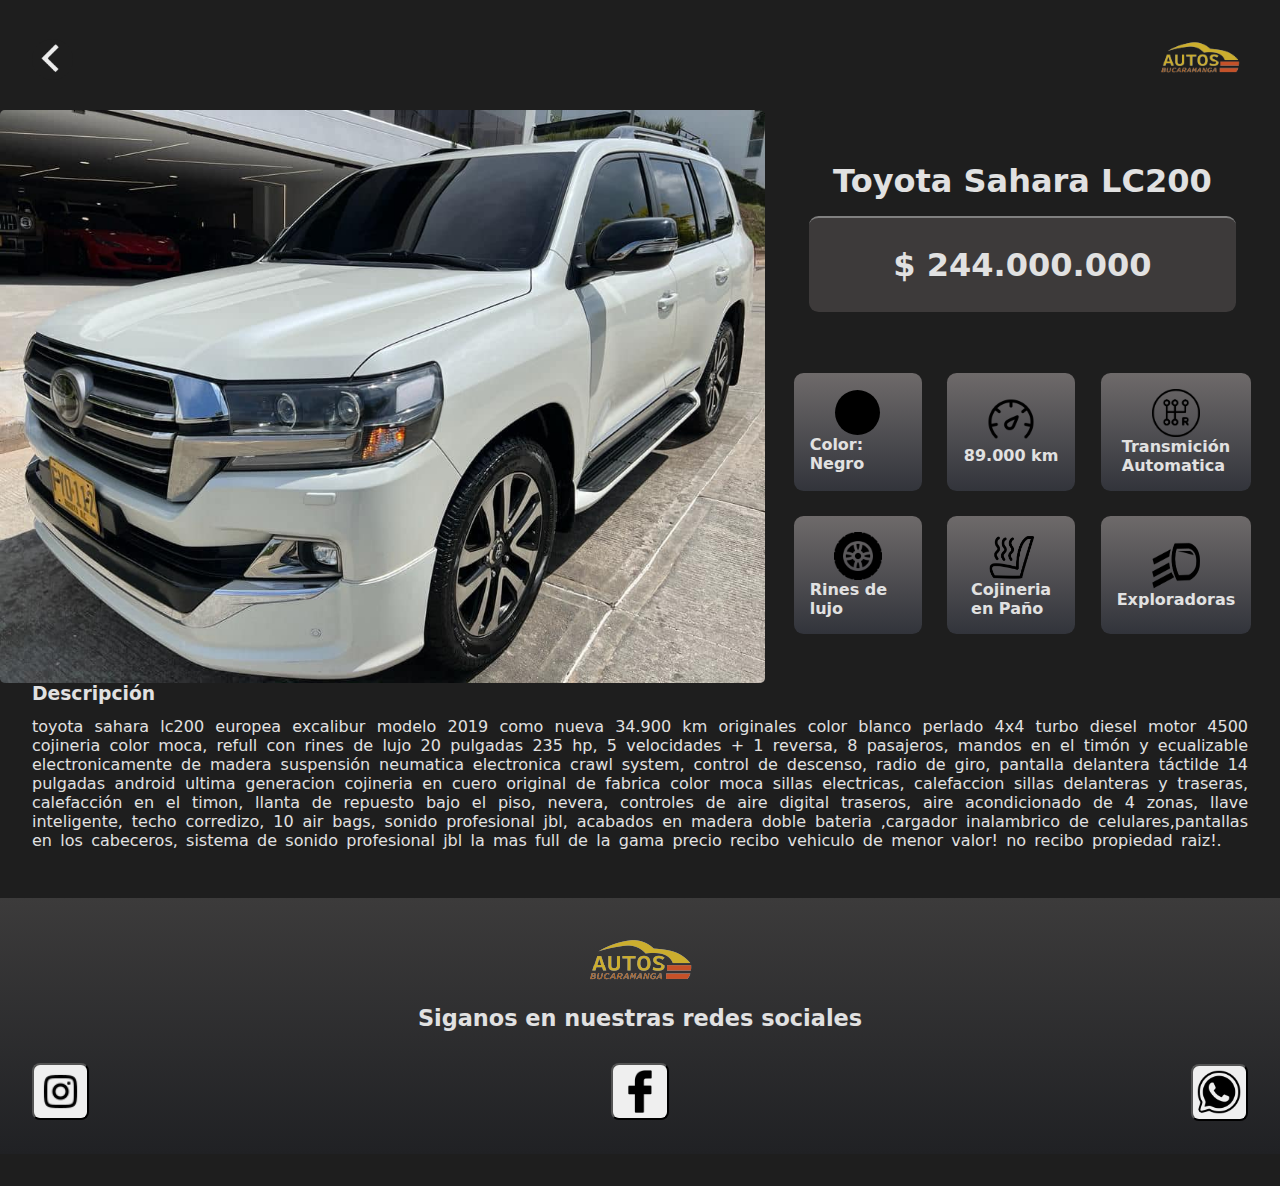
<file: toyota-sahara.html>
<!DOCTYPE html>
<html lang="en">

<head>
    <meta charset="UTF-8">
    <meta name="viewport" content="width=device-width, initial-scale=1.0">
    <link rel="stylesheet" href="carro0.css">
    <title>Autos Bucaramanga</title>
</head>

<body>

    <header>
        <div class="container-header blur-container">
            <button class="atras" id="atras">
                <a href="index.html">
                    <figure>
                        <img src="recursosEmpresa/b2_Mesa de trabajo 1_Mesa de trabajo 1.png" alt="">
                    </figure>
                </a>
            </button>
            <div class="logo" id="logo">
                <figure>
                    <img src="recursosEmpresa/logo_Mesa de trabajo 1_Mesa de trabajo 1.png" alt="">
                </figure>
            </div>
        </div>
    </header>

    <main>

        <section class="carroGalery">
            <div class="slider">
                <img src="assets/fotosCarros/saharaConFondo/t1.jpg" alt="">
                <img src="assets/fotosCarros/saharaConFondo/t2.jpg" alt="">
                <img src="assets/fotosCarros/saharaConFondo/t3.jpg" alt="">
                <img src="assets/fotosCarros/saharaConFondo/t4.jpg" alt="">
                <img src="assets/fotosCarros/saharaConFondo/t5.jpg" alt="">
                <img src="assets/fotosCarros/saharaConFondo/t6.jpg" alt="">
                <img src="assets/fotosCarros/saharaConFondo/t7.jpg" alt="">
                <img src="assets/fotosCarros/saharaConFondo/t8.jpg" alt="">
                <img src="assets/fotosCarros/saharaConFondo/t9.jpg" alt="">
            </div>
            
            <div class="tw">
                <section class="cuadrado"></section>
                <section class="circle"></section>
                <article class="marcaCarro">
                    <span class="marcaCarroPrincipal">Toyota Sahara LC200<br></span>
                </article>
                <a href="https://wa.link/kzsgt3">
                    <div class="precio">
                        <span>$ 118.000.000</span>
                    </div>
                </a>
            </div>
        </section>

        <div class="price">
            <div class="dos">
                <article class="marcaCarro">
                    <span class="marcaCarroPrincipal">Toyota Sahara LC200 <br></span>
                </article>
            </div>
            <div class="uno">
                <a href="https://wa.link/kzsgt3">
                    <div class="precio">
                        <span>$ 244.000.000</span>
                    </div>
                </a>
            </div>
            <div class="trir">
                <section class="descripcion">
                    <article>
                        <div class="color"></div>
                        <span class="spanC">Color: Negro</span>
                    </article>
        
                    <article>
                        <figure>
                            <img src="recursosEmpresa/icons/velocimetro.png" alt="">
                        </figure>
                        <span>89.000 km</span>
                    </article>
        
                    <article>
                        <figure>
                            <img src="recursosEmpresa/icons/cambios.png" alt="">
                        </figure>
                        <span>Transmición <br> Automatica</span>
                    </article>
        
                    <article>
                        <figure>
                            <img src="recursosEmpresa/icons/llanta-de-carro.png" alt="">
                        </figure>
                        <span>Rines de lujo</span>
                    </article>
        
        
                    <article>
                        <figure>
                            <img src="recursosEmpresa/icons/COJINES_Mesa de trabajo 1.png" alt="">
                        </figure>
                        <span>Cojineria <br> en Paño</span>
                    </article>
        
                    <article>
                        <figure>
                            <img src="recursosEmpresa/icons/exploradoras-01.png" alt="">
                        </figure>
                        <span>Exploradoras</span>
                    </article>
                </section>
            </div>
        </div>


    </main>

    <div class="info-carro">

        <div class="subtitle">
            <h3>Caracteristicas Destacadas </h3>
        </div>

        <section class="descripcion">
            <article>
                <div class="color"></div>
                <span class="spanC">Color: <br> Blanco perlado</span>
            </article>

            <article>
                <figure>
                    <img src="recursosEmpresa/icons/velocimetro.png" alt="">
                </figure>
                <span>34.900 km</span>
            </article>

            <article>
                <figure>
                    <img src="recursosEmpresa/icons/cambios.png" alt="">
                </figure>
                <span>Transmición <br> Automatica</span>
            </article>

            <article>
                <figure>
                    <img src="recursosEmpresa/icons/llanta-de-carro.png" alt="">
                </figure>
                <span>Rines de lujo</span>
            </article>


            <article>
                <figure>
                    <img src="recursosEmpresa/icons/COJINES_Mesa de trabajo 1.png" alt="">
                </figure>
                <span>Cojineria <br> en Paño</span>
            </article>

            <article>
                <figure>
                    <img src="recursosEmpresa/icons/COJINES_Mesa de trabajo 1.png" alt="">
                </figure>
                <span>7 puestos</span>
            </article>
        </section>

        <div class="subtitle2">
            <h3>Descripción</h3>
        </div>

        <section class="descripcion-carro">
            <p class="texto-description">
                TOYOTA SAHARA LC200 EUROPEA EXCALIBUR MODELO 2019 COMO NUEVA 34.900 KM ORIGINALES COLOR BLANCO PERLADO
                4X4 TURBO DIESEL MOTOR 4500 COJINERIA COLOR MOCA, REFULL CON RINES DE LUJO 20 PULGADAS 235 HP, 5
                VELOCIDADES + 1 REVERSA, 8 PASAJEROS, MANDOS EN EL TIMÓN Y ECUALIZABLE ELECTRONICAMENTE DE MADERA
                SUSPENSIÓN NEUMATICA ELECTRONICA CRAWL SYSTEM, CONTROL DE DESCENSO, RADIO DE GIRO, PANTALLA DELANTERA
                TÁCTILDE 14 PULGADAS ANDROID ULTIMA GENERACION COJINERIA EN CUERO ORIGINAL DE FABRICA COLOR MOCA SILLAS
                ELECTRICAS, CALEFACCION SILLAS DELANTERAS Y TRASERAS, CALEFACCIÓN EN EL TIMON, LLANTA DE REPUESTO BAJO
                EL PISO, NEVERA, CONTROLES DE AIRE DIGITAL TRASEROS, AIRE ACONDICIONADO DE 4 ZONAS, LLAVE INTELIGENTE,
                TECHO CORREDIZO, 10 AIR BAGS, SONIDO PROFESIONAL JBL, ACABADOS EN MADERA DOBLE BATERIA ,CARGADOR
                INALAMBRICO DE CELULARES,PANTALLAS EN LOS CABECEROS, SISTEMA DE SONIDO PROFESIONAL JBL LA MAS FULL DE LA
                GAMA PRECIO RECIBO VEHICULO DE MENOR VALOR! No recibo propiedad raiz!. </p>
        </section>


    </div>

    <footer>

        <div class="container-footer">

            <div class="mensaje-salida">
                <figure>
                    <img src="recursosEmpresa/logo_Mesa de trabajo 1_Mesa de trabajo 1.png" alt="">
                </figure>
            </div>

            <div class="text">
                <span>Siganos en nuestras redes sociales</span>
            </div>

            <div class="redes">
                <div class="contactanos-fb">
                    <button>
                        <figure class="insta">
                            <img src="recursosEmpresa/icons/insta.png" alt="">
                        </figure>
                    </button>
                </div>

                <div class="contactanos-fb">
                    <button>
                        <a href="https://www.facebook.com/edwing.leon.39">
                            <img src="recursosEmpresa/facebook.png" alt="">
                        </a>
                    </button>
                </div>

                <div class="contactanos-wp">
                    <button class="wp">
                        <a href="https://wa.link/kzsgt3">
                            <img src="recursosEmpresa/icons/wps.png" alt="">
                        </a>
                    </button>
                </div>
            </div>
        </div>
    </footer>


    <script src="detallesCarro.js"></script>
</body>

</html>
</file>
<file: carro1.css>
:root{
    --bg-principal: rgba(30, 30, 30, 1);
    --color-font: rgb(225, 225, 225);
    --padding: 2em;
    --card-bg: rgba(66, 67, 70, 1);
    --degradado-card: linear-gradient(to top, #787373, rgb(70, 66, 70));
    --degradado-cuadrado: linear-gradient(to bottom, #5e5858, rgb(32, 33, 36));
    --card-info-car: linear-gradient(to bottom, #6e6a6a, rgb(50, 52, 59));
    --degradado-footer: linear-gradient(to bottom, #3c3b3b, rgb(32, 33, 36));
}
* {
    margin: 0;
    box-sizing: border-box;
    padding: 0;
}
body {
    background: var(--bg-principal);
    font-family: system-ui, -apple-system, BlinkMacSystemFont, 'Segoe UI', Roboto, Oxygen, Ubuntu, Cantarell, 'Open Sans', 'Helvetica Neue', sans-serif;
    color: var(--color-font);
}
header {
    width: 100%;
    height: 6%;
    display: flex;
    padding: 0.6em 2em 0em 2em;
}

header .container-header{
    display: flex;
    justify-content: space-between;
    align-items: center;
    width: 100%;
    height: auto;
}
header .container-header .atras img {
    width: 2.8em;
    height: 2.8em;
    margin-left: 0.3em;
}

.container-header button {
    border-radius: 100%;
    background-color: var(--bg-principal);
    border: none;  
}

header .logo figure img {
    width: 6em;
}

.logo {
    display: flex;
    justify-content: center;
    align-items: center;
}
header .buscar img {
    width: 2.6em;
}

header .btnLupa {
    background-color: var(--bg-principal);
    border-radius: 100%;
    border: none;
    display: flex;
    align-items: center;
    justify-content: center;
    width: 3.3em;
    height: 3.3em;
}
button .btnLupa{
    width: 100%;
    height: 100%;
}
main {
    display: flex;
    justify-content: center;
    align-items: center;
    z-index: 100;
}
a {
    list-style-type: none;
    text-decoration: none;
    color: var(--color-font);
    transition: transform 0.4s ease-in;
    display: flex;
    align-items: center;
    justify-content: space-around;
}
.precio:hover {
    transform: scale(1.2);
}
main .circle{
    width: 23em;
    height: 6em;
    background: rgb(61, 59, 59);
    border-radius: 100%;
    margin-top: -13em;
    border-right: 2px rgb(175, 174, 174) solid;
    border-bottom: 2px rgb(175, 174, 174) solid;
    z-index: 100;
}
main .cuadrado {
    z-index: -1;
    height: 10em;
    background: var(--degradado-cuadrado);
    margin-top: -3em;
}
main section .marcaCarro .marcaCarroPrincipal{
    font-weight: 700;
    font-size: 1.8em;
    display: flex;
    align-items: flex-start;
}
main section .marcaCarro {
    display: flex;
    justify-content: center;
    flex-direction: column;
    align-items: center;
    height: 8em;
    margin-top: -1.3em;
    font-weight: 100;
    font-size: 1em;
}
.precio {
    font-weight: 600;
    background: rgb(61, 58, 58);
    border-radius: 0.3em;
    padding: 0.3em;
    font-size: 2em;
    border-top: 2px gray solid;
    width: 83%;
    height: 3em;
    display: flex;
    justify-content: center;
    align-items: center;
    margin-top: -0.5em;
}
.precio {
    position: relative;
}


button .info-carro .precio {
    padding: 0.3em;
}


main .carroGalery {
    overflow: hidden;
    width: 100%;
}

main .carroGalery .slider {
    display: flex;
    transition: transform 0.6s ease;
}

main .carroGalery img {
    border-radius: 0.3em;
    min-width: 100%;
    height: auto;
}
.subtitle {
    padding-left: 2em;
}
.subtitle h3 {
    font-weight: 600;
}
.descripcion{
    display: grid;
    align-items: center;
    justify-items: center;
    grid-template-columns: 1fr 1fr;
    gap: 1.6em;
    padding: 1.8em;
}
.descripcion .color {
    width: 2.8em;
    height: 2.8em;
    background: black;
    border-radius: 100%;
}

.descripcion article {
    border-radius: 0.6em;
    display: flex;
    flex-direction: column;
    justify-content: center;
    align-items: center;
    background: var(--card-info-car);
    width: 100%;
    height: 100%;
    padding: 1em;
    font-weight: 600;
}

.descripcion article figure img {
    width: 3em;
    height: 3em;
}
.descripcion article figure {
    display: flex;
    justify-content: center;
    align-items: center;
}
.descripcion-carro {
    padding: 0.8em 2em 0em 2em;
}
.texto-description {
    text-align: justify;
    word-spacing: 0.2em;
    text-transform: lowercase; 
}footer {
    display: flex;
    flex-direction: row;
    justify-content:space-between;
    align-items: center;
    padding-top:3em;
    padding-bottom: 2em;
}
.container-footer {
    padding: 0em 2em 2em 2em;
    width: 100%;
    height: 100%;
    background: var(--degradado-footer);
}
footer .mensaje-salida{
    display: flex;
    justify-content: center;
}
footer .text {
    margin-top: -1em;
    font-weight: 700;
    font-size: 1.4em;
    display: flex;
    justify-content: center;
    align-items: center;
}
.redes {
    padding-top:  2em;
    display: flex;
    justify-content: space-between;
    align-items: center;
}

footer .contactanos-fb img {
    width: 4em;
    height: 4em;
    display: flex;
}
footer .contactanos-fb button{
    border-radius: 0.6em;
}
footer .contactanos-wp button {
    border-radius: 0.6em;
    width: 4.3em;
    height: 4.3em;
}
footer .contactanos-wp button img {
    border-radius: 0.6em;
    width: 3.3em;
    height: 3.3em;
}
footer .logo-finstagram button {
    border-radius: 0.6em;
    width: 4.3em;
    height: 4.3em;
}
.contactanos-fb .insta img {
    width: 4em;
    height: 4em;
}
.price {
    opacity: 1;display: none;
}
@media (min-width: 768px) {
    .descripcion {
        display: grid;
        align-items: center;
        justify-items: center;
        grid-template-columns: 1fr 1fr 1fr;
        gap: 1.6em;
        padding: 1.8em;
        flex-wrap: wrap;
    }
    main .carroGalery{
        display: flex;
        flex-direction: row;
        width: 65%;
        height: 20%;
    }
    main .carroGalery .tw{
        display: flex;
        width: 30em;
        height: 30em;
        justify-content: space-between;
        border-radius: 2em;
        display: none;
    }
    main .slider img {
        width: 100%;
        height: 100%;
    }
    .price {
    gap: 2em;
    display: block;
    display: flex;
    flex-direction: column;
    justify-content: center;
    }
    .price .dos{
        font-size: 2em;
        display: flex;
        justify-content: center;
        font-weight: 600;
        margin-top: 1em;
    }
    .info-carro .descripcion,.subtitle {
        display: none;
    }
    .price .title2 {
        grid-column: 1/4;
    }
    .subtitle2 {
        padding-left: 2em;
    }
    .texto-description {
        padding-left: -2em;
    }
}
</file>
<file: carro2.css>
:root{
    --bg-principal: rgba(30, 30, 30, 1);
    --color-font: rgb(225, 225, 225);
    --padding: 2em;
    --card-bg: rgba(66, 67, 70, 1);
    --degradado-card: linear-gradient(to top, #787373, rgb(70, 66, 70));
    --degradado-cuadrado: linear-gradient(to bottom, #5e5858, rgb(32, 33, 36));
    --card-info-car: linear-gradient(to bottom, #6e6a6a, rgb(50, 52, 59));
    --degradado-footer: linear-gradient(to bottom, #3c3b3b, rgb(32, 33, 36));
}
* {
    margin: 0;
    box-sizing: border-box;
    padding: 0;
}
body {
    background: var(--bg-principal);
    font-family: system-ui, -apple-system, BlinkMacSystemFont, 'Segoe UI', Roboto, Oxygen, Ubuntu, Cantarell, 'Open Sans', 'Helvetica Neue', sans-serif;
    color: var(--color-font);
}
header {
    width: 100%;
    height: 6%;
    display: flex;
    padding: 0.6em 2em 0em 2em;
}

header .container-header{
    display: flex;
    justify-content: space-between;
    align-items: center;
    width: 100%;
    height: auto;
}
header .container-header .atras img {
    width: 2.8em;
    height: 2.8em;
    margin-left: 0.3em;
}

.container-header button {
    border-radius: 100%;
    background-color: var(--bg-principal);
    border: none;  
}

header .logo figure img {
    width: 6em;
}

.logo {
    display: flex;
    justify-content: center;
    align-items: center;
}
header .buscar img {
    width: 2.6em;
}

header .btnLupa {
    background-color: var(--bg-principal);
    border-radius: 100%;
    border: none;
    display: flex;
    align-items: center;
    justify-content: center;
    width: 3.3em;
    height: 3.3em;
}
button .btnLupa{
    width: 100%;
    height: 100%;
}
main {
    display: flex;
    justify-content: center;
    align-items: center;
    z-index: 100;
}
a {
    list-style-type: none;
    text-decoration: none;
    color: var(--color-font);
    transition: transform 0.4s ease-in;
    display: flex;
    align-items: center;
    justify-content: space-around;
}
.precio:hover {
    transform: scale(1.2);
}
main .circle{
    width: 23em;
    height: 6em;
    background: rgb(61, 59, 59);
    border-radius: 100%;
    margin-top: -13em;
    border-right: 2px rgb(175, 174, 174) solid;
    border-bottom: 2px rgb(175, 174, 174) solid;
    z-index: 100;
}
main .cuadrado {
    z-index: -1;
    height: 10em;
    background: var(--degradado-cuadrado);
    margin-top: -3em;
}
main section .marcaCarro .marcaCarroPrincipal{
    font-weight: 700;
    font-size: 1.8em;
    display: flex;
    align-items: flex-start;
}
main section .marcaCarro {
    display: flex;
    justify-content: center;
    flex-direction: column;
    align-items: center;
    height: 8em;
    margin-top: -1.3em;
    font-weight: 100;
    font-size: 1em;
}
.precio {
    font-weight: 600;
    background: rgb(61, 58, 58);
    border-radius: 0.3em;
    padding: 0.3em;
    font-size: 2em;
    border-top: 2px gray solid;
    width: 83%;
    height: 3em;
    display: flex;
    justify-content: center;
    align-items: center;
    margin-top: -0.5em;
}
.precio {
    position: relative;
}


button .info-carro .precio {
    padding: 0.3em;
}


main .carroGalery {
    overflow: hidden;
    width: 100%;
}

main .carroGalery .slider {
    display: flex;
    transition: transform 0.6s ease;
}

main .carroGalery img {
    border-radius: 0.3em;
    min-width: 100%;
    height: auto;
}
.subtitle {
    padding-left: 2em;
}
.subtitle h3 {
    font-weight: 600;
}
.descripcion{
    display: grid;
    align-items: center;
    justify-items: center;
    grid-template-columns: 1fr 1fr;
    gap: 1.6em;
    padding: 1.8em;
}
.descripcion .color {
    width: 2.8em;
    height: 2.8em;
    background: black;
    border-radius: 100%;
}

.descripcion article {
    border-radius: 0.6em;
    display: flex;
    flex-direction: column;
    justify-content: center;
    align-items: center;
    background: var(--card-info-car);
    width: 100%;
    height: 100%;
    padding: 1em;
    font-weight: 600;
}

.descripcion article figure img {
    width: 3em;
    height: 3em;
}
.descripcion article figure {
    display: flex;
    justify-content: center;
    align-items: center;
}
.descripcion-carro {
    padding: 0.8em 2em 0em 2em;
}
.texto-description {
    text-align: justify;
    word-spacing: 0.2em;
    text-transform: lowercase; 
}footer {
    display: flex;
    flex-direction: row;
    justify-content:space-between;
    align-items: center;
    padding-top:3em;
    padding-bottom: 2em;
}
.container-footer {
    padding: 0em 2em 2em 2em;
    width: 100%;
    height: 100%;
    background: var(--degradado-footer);
}
footer .mensaje-salida{
    display: flex;
    justify-content: center;
}
footer .text {
    margin-top: -1em;
    font-weight: 700;
    font-size: 1.4em;
    display: flex;
    justify-content: center;
    align-items: center;
}
.redes {
    padding-top:  2em;
    display: flex;
    justify-content: space-between;
    align-items: center;
}

footer .contactanos-fb img {
    width: 4em;
    height: 4em;
    display: flex;
}
footer .contactanos-fb button{
    border-radius: 0.6em;
}
footer .contactanos-wp button {
    border-radius: 0.6em;
    width: 4.3em;
    height: 4.3em;
}
footer .contactanos-wp button img {
    border-radius: 0.6em;
    width: 3.3em;
    height: 3.3em;
}
footer .logo-finstagram button {
    border-radius: 0.6em;
    width: 4.3em;
    height: 4.3em;
}
.contactanos-fb .insta img {
    width: 4em;
    height: 4em;
}
.price {
    opacity: 1;display: none;
}
@media (min-width: 768px) {
    .descripcion {
        display: grid;
        align-items: center;
        justify-items: center;
        grid-template-columns: 1fr 1fr 1fr;
        gap: 1.6em;
        padding: 1.8em;
        flex-wrap: wrap;
    }
    main .carroGalery{
        display: flex;
        flex-direction: row;
        width: 65%;
        height: 20%;
    }
    main .carroGalery .tw{
        display: flex;
        width: 30em;
        height: 30em;
        justify-content: space-between;
        border-radius: 2em;
        display: none;
    }
    main .slider img {
        width: 100%;
        height: 100%;
    }
    .price {
    gap: 2em;
    display: block;
    display: flex;
    flex-direction: column;
    justify-content: center;
    }
    .price .dos{
        font-size: 2em;
        display: flex;
        justify-content: center;
        font-weight: 600;
        margin-top: 1em;
    }
    .info-carro .descripcion,.subtitle {
        display: none;
    }
    .price .title2 {
        grid-column: 1/4;
    }
    .subtitle2 {
        padding-left: 2em;
    }
    .texto-description {
        padding-left: -2em;
    }
}
</file>
<file: carro3.css>
:root{
    --bg-principal: rgba(30, 30, 30, 1);
    --color-font: rgb(225, 225, 225);
    --padding: 2em;
    --card-bg: rgba(66, 67, 70, 1);
    --degradado-card: linear-gradient(to top, #787373, rgb(70, 66, 70));
    --degradado-cuadrado: linear-gradient(to bottom, #5e5858, rgb(32, 33, 36));
    --card-info-car: linear-gradient(to bottom, #6e6a6a, rgb(50, 52, 59));
    --degradado-footer: linear-gradient(to bottom, #3c3b3b, rgb(32, 33, 36));
}
* {
    margin: 0;
    box-sizing: border-box;
    padding: 0;
}
body {
    background: var(--bg-principal);
    font-family: system-ui, -apple-system, BlinkMacSystemFont, 'Segoe UI', Roboto, Oxygen, Ubuntu, Cantarell, 'Open Sans', 'Helvetica Neue', sans-serif;
    color: var(--color-font);
}
header {
    width: 100%;
    height: 6%;
    display: flex;
    padding: 0.6em 2em 0em 2em;
}

header .container-header{
    display: flex;
    justify-content: space-between;
    align-items: center;
    width: 100%;
    height: auto;
}
header .container-header .atras img {
    width: 2.8em;
    height: 2.8em;
    margin-left: 0.3em;
}

.container-header button {
    border-radius: 100%;
    background-color: var(--bg-principal);
    border: none;  
}

header .logo figure img {
    width: 6em;
}

.logo {
    display: flex;
    justify-content: center;
    align-items: center;
}
header .buscar img {
    width: 2.6em;
}

header .btnLupa {
    background-color: var(--bg-principal);
    border-radius: 100%;
    border: none;
    display: flex;
    align-items: center;
    justify-content: center;
    width: 3.3em;
    height: 3.3em;
}
button .btnLupa{
    width: 100%;
    height: 100%;
}

main {
    display: flex;
    flex-direction: row;
    justify-content: center;
    align-items: center;
    z-index: 100;
}

main .circle{
    width: 23em;
    height: 6em;
    background: rgb(61, 59, 59);
    border-radius: 100%;
    margin-top: -13em;
    border-right: 2px rgb(175, 174, 174) solid;
    border-bottom: 2px rgb(175, 174, 174) solid;
    z-index: 100;
}
main .cuadrado {
    z-index: -1;
    height: 10em;
    background: var(--degradado-cuadrado);
    margin-top: -3em;
}
main section .marcaCarro .marcaCarroPrincipal{
    font-weight: 700;
    font-size: 1.8em;
    display: flex;
    align-items: flex-start;
}
main section .marcaCarro {
    display: flex;
    justify-content: center;
    flex-direction: column;
    align-items: center;
    height: 8em;
    margin-top: -1.3em;
    font-weight: 100;
    font-size: 1em;
}
.precio {
    font-weight: 600;
    background: rgb(61, 58, 58);
    border-radius: 0.3em;
    padding: 0.3em;
    font-size: 2em;
    border-top: 2px gray solid;
    width: 83%;
    height: 3em;
    display: flex;
    justify-content: center;
    align-items: center;
    margin-top: -0.5em;
}
.precio {
    position: relative;
}


button .info-carro .precio {
    padding: 0.3em;
}


main .carroGalery {
    overflow: hidden;
    width: 100%;
}

main .carroGalery .slider {
    display: flex;
    transition: transform 0.6s ease;
}

main .carroGalery img {
    border-radius: 0.3em;
    min-width: 100%;
    height: auto;
}
a {
    list-style-type: none;
    text-decoration: none;
    color: var(--color-font);
    transition: transform 0.4s ease-in;
    display: flex;
    align-items: center;
    justify-content: space-around;
}
.precio:hover {
    transform: scale(1.2);
}
.subtitle {
    padding: 2em 2em 0em 2em;
}
.subtitle h3 {
    font-weight: 600;
}
.subtitle-2 {
    padding: 0em 2em 0em 2em;
}
.descripcion{
    display: grid;
    align-items: center;
    justify-items: center;
    grid-template-columns: 1fr 1fr;
    gap: 1.6em;
    padding: 1.8em;
}
.descripcion .color {
    width: 2.8em;
    height: 2.8em;
    background: rgb(0, 0, 0);
    border-radius: 100%;
}

.descripcion article {
    border-radius: 0.6em;
    display: flex;
    flex-direction: column;
    justify-content: center;
    align-items: center;
    background: var(--card-info-car);
    width: 100%;
    height: 100%;
    padding: 1em;
    font-weight: 600;
}

.descripcion article figure img {
    width: 3em;
    height: 3em;
}
.descripcion article figure {
    display: flex;
    justify-content: center;
    align-items: center;
}
.descripcion-carro {
    padding: 0.8em 2em 0em 2em;
}
.texto-description {
    text-align: justify;
    word-spacing: 0.2em;
    text-transform: lowercase; 
}
footer {
    display: flex;
    flex-direction: row;
    justify-content:space-between;
    align-items: center;
    padding-top:3em;
    padding-bottom: 2em;
}
.container-footer {
    padding: 0em 2em 2em 2em;
    width: 100%;
    height: 100%;
    background: var(--degradado-footer);
}
footer .mensaje-salida{
    display: flex;
    justify-content: center;
}
footer .text {
    margin-top: -1em;
    font-weight: 700;
    font-size: 1.4em;
    display: flex;
    justify-content: center;
    align-items: center;
}
.redes {
    padding-top:  2em;
    display: flex;
    justify-content: space-between;
    align-items: center;
}

footer .contactanos-fb img {
    width: 4em;
    height: 4em;
    display: flex;
}
footer .contactanos-fb button{
    border-radius: 0.6em;
}
footer .contactanos-wp button {
    border-radius: 0.6em;
    width: 4.3em;
    height: 4.3em;
}
footer .contactanos-wp button img {
    border-radius: 0.6em;
    width: 3.3em;
    height: 3.3em;
}
footer .logo-finstagram button {
    border-radius: 0.6em;
    width: 4.3em;
    height: 4.3em;
}
.contactanos-fb .insta img {
    width: 4em;
    height: 4em;
}
@media (min-width: 768px) {
    header {
        padding: 1.6em 2em;
    }

    header .container-header {
        flex-direction: row;
    }

    header .container-header .atras img {
        width: 2.8em;
        height: 2.8em;
        margin-left: 0.3em;
    }

    header .logo figure img {
        width: 8em;
    }

    main .circle {
        width: 30em;
        height: 8em;
        margin-top: -18em;
    }

    main .cuadrado {
        height: 15em;
        margin-top: -6em;
    }

    main section .marcaCarro {
        height: 10em;
        margin-top: -2em;
        font-size: 1.5em;
    }

    main .precio {
        font-size: 3em;
        height: 3em;
        margin-top: -1em;
    }

    main .carroGalery {
        max-width: 80%;
        margin: 0 auto;
    }

    main .descripcion {
        padding: 1.8em 4em;
    }

    .descripcion article {
        width: 80%;
    }

    .descripcion-carro {
        padding: 1.2em 4em;
    }

    footer .text {
        font-size: 1.8em;
    }

    footer .redes {
        padding-top: 3em;
    }

    footer .contactanos-fb img,
    footer .contactanos-wp button img {
        width: 5em;
        height: 5em;
    }

    footer .logo-finstagram button {
        width: 5em;
        height: 5em;
    }
}
</file>
<file: carro6.css>
:root{
    --bg-principal: rgba(30, 30, 30, 1);
    --color-font: rgb(225, 225, 225);
    --padding: 2em;
    --card-bg: rgba(66, 67, 70, 1);
    --degradado-card: linear-gradient(to top, #787373, rgb(70, 66, 70));
    --degradado-cuadrado: linear-gradient(to bottom, #5e5858, rgb(32, 33, 36));
    --card-info-car: linear-gradient(to bottom, #6e6a6a, rgb(50, 52, 59));
    --degradado-footer: linear-gradient(to bottom, #3c3b3b, rgb(32, 33, 36));
}
* {
    margin: 0;
    box-sizing: border-box;
    padding: 0;
}
body {
    background: var(--bg-principal);
    font-family: system-ui, -apple-system, BlinkMacSystemFont, 'Segoe UI', Roboto, Oxygen, Ubuntu, Cantarell, 'Open Sans', 'Helvetica Neue', sans-serif;
    color: var(--color-font);
}
header {
    width: 100%;
    height: 6%;
    display: flex;
    padding: 0.6em 2em 0em 2em;
}

header .container-header{
    display: flex;
    justify-content: space-between;
    align-items: center;
    width: 100%;
    height: auto;
}
header .container-header .atras img {
    width: 2.8em;
    height: 2.8em;
    margin-left: 0.3em;
}

.container-header button {
    border-radius: 100%;
    background-color: var(--bg-principal);
    border: none;  
}

header .logo figure img {
    width: 6em;
}

.logo {
    display: flex;
    justify-content: center;
    align-items: center;
}
header .buscar img {
    width: 2.6em;
}

header .btnLupa {
    background-color: var(--bg-principal);
    border-radius: 100%;
    border: none;
    display: flex;
    align-items: center;
    justify-content: center;
    width: 3.3em;
    height: 3.3em;
}
button .btnLupa{
    width: 100%;
    height: 100%;
}
main {
    display: flex;
    justify-content: center;
    align-items: center;
    z-index: 100;
}
main .circle{
    width: 23em;
    height: 6em;
    background: rgb(61, 59, 59);
    border-radius: 100%;
    margin-top: -13em;
    border-right: 2px rgb(175, 174, 174) solid;
    border-bottom: 2px rgb(175, 174, 174) solid;
    z-index: 100;
}
a {
    list-style-type: none;
    text-decoration: none;
    color: var(--color-font);
    transition: transform 0.4s ease-in;
}
.precio:hover {
    transform: scale(1.2);
}
main .cuadrado {
    z-index: -1;
    height: 10em;
    background: var(--degradado-cuadrado);
    margin-top: -3em;
}
main section .marcaCarro .marcaCarroPrincipal{
    font-weight: 700;
    font-size: 1.8em;
    display: flex;
    align-items: flex-start;
}
main section .marcaCarro {
    display: flex;
    justify-content: center;
    flex-direction: column;
    align-items: center;
    height: 8em;
    margin-top: -1.3em;
    font-weight: 100;
    font-size: 1em;
}
.precio {
    font-weight: 600;
    background: rgb(61, 58, 58);
    border-radius: 0.3em;
    padding: 0.3em;
    font-size: 2em;
    border-top: 2px gray solid;
    width: 100%;
    height: 3em;
    display: flex;
    justify-content: center;
    align-items: center;
    margin-top: -0.5em;
}
.precio {
    position: relative;
}


button .info-carro .precio {
    padding: 0.3em;
}


main .carroGalery {
    overflow: hidden;
    width: 100%;
}

main .carroGalery .slider {
    display: flex;
    transition: transform 0.6s ease;
}


main .carroGalery img {
    border-radius: 0.3em;
    min-width: 100%;
    height: auto;
}
.subtitle {
    padding-left: 2em;
}
.subtitle h3 {
    font-weight: 600;
}
.descripcion{
    display: grid;
    align-items: center;
    justify-items: center;
    grid-template-columns: 1fr 1fr;
    gap: 1.6em;
    padding: 1.8em;
}
.descripcion .color {
    width: 2.8em;
    height: 2.8em;
    background: rgb(228, 230, 225);
    border-radius: 100%;
}

.descripcion article {
    border-radius: 0.6em;
    display: flex;
    flex-direction: column;
    justify-content: center;
    align-items: center;
    background: var(--card-info-car);
    width: 100%;
    height: 100%;
    padding: 1em;
    font-weight: 600;
}

.descripcion article figure img {
    width: 3em;
    height: 3em;
}
.descripcion article figure {
    display: flex;
    justify-content: center;
    align-items: center;
}
.descripcion-carro {
    padding: 0.8em 2em 0em 2em;
}
.texto-description {
    text-align: justify;
    word-spacing: 0.2em;
    text-transform: lowercase; 
}
footer {
    display: flex;
    flex-direction: row;
    justify-content:space-between;
    align-items: center;
    padding-top:3em;
    padding-bottom: 2em;
}
.container-footer {
    padding: 0em 2em 2em 2em;
    width: 100%;
    height: 100%;
    background: var(--degradado-footer);
}
footer .mensaje-salida{
    display: flex;
    justify-content: center;
}
footer .text {
    margin-top: -1em;
    font-weight: 700;
    font-size: 1.4em;
    display: flex;
    justify-content: center;
    align-items: center;
}
.redes {
    padding-top:  2em;
    display: flex;
    justify-content: space-between;
    align-items: center;
}

footer .contactanos-fb img {
    width: 4em;
    height: 4em;
    display: flex;
}
footer .contactanos-fb button{
    border-radius: 0.6em;
}
footer .contactanos-wp button {
    border-radius: 0.6em;
    width: 4.3em;
    height: 4.3em;
}
footer .contactanos-wp button img {
    border-radius: 0.6em;
    width: 3.3em;
    height: 3.3em;
}
footer .logo-finstagram button {
    border-radius: 0.6em;
    width: 4.3em;
    height: 4.3em;
}
.contactanos-fb .insta img {
    width: 4em;
    height: 4em;
}
@media (min-width: 768px) {
    header {
        padding: 1.6em 2em;
    }

    header .container-header {
        flex-direction: row;
    }

    header .container-header .atras img {
        width: 2.8em;
        height: 2.8em;
        margin-left: 0.3em;
    }

    header .logo figure img {
        width: 8em;
    }

    main .circle {
        width: 30em;
        height: 8em;
        margin-top: -18em;
    }

    main .cuadrado {
        height: 15em;
        margin-top: -6em;
    }

    main section .marcaCarro {
        height: 10em;
        margin-top: -2em;
        font-size: 1.5em;
    }

    main .precio {
        font-size: 3em;
        height: 3em;
        margin-top: -1em;
    }

    main .carroGalery {
        max-width: 80%;
        margin: 0 auto;
    }

    main .descripcion {
        padding: 1.8em 4em;
    }

    .descripcion article {
        width: 80%;
    }

    .descripcion-carro {
        padding: 1.2em 4em;
    }

    footer .text {
        font-size: 1.8em;
    }

    footer .redes {
        padding-top: 3em;
    }

    footer .contactanos-fb img,
    footer .contactanos-wp button img {
        width: 5em;
        height: 5em;
    }

    footer .logo-finstagram button {
        width: 5em;
        height: 5em;
    }
}
</file>
<file: carro0.css>
:root{
    --bg-principal: rgba(30, 30, 30, 1);
    --color-font: rgb(225, 225, 225);
    --padding: 2em;
    --card-bg: rgba(66, 67, 70, 1);
    --degradado-card: linear-gradient(to top, #787373, rgb(70, 66, 70));
    --degradado-cuadrado: linear-gradient(to bottom, #5e5858, rgb(32, 33, 36));
    --card-info-car: linear-gradient(to bottom, #6e6a6a, rgb(50, 52, 59));
    --degradado-footer: linear-gradient(to bottom, #3c3b3b, rgb(32, 33, 36));
}
* {
    margin: 0;
    box-sizing: border-box;
    padding: 0;
}
body {
    background: var(--bg-principal);
    font-family: system-ui, -apple-system, BlinkMacSystemFont, 'Segoe UI', Roboto, Oxygen, Ubuntu, Cantarell, 'Open Sans', 'Helvetica Neue', sans-serif;
    color: var(--color-font);
}
header {
    width: 100%;
    height: 6%;
    display: flex;
    padding: 0.6em 2em 0em 2em;
}

header .container-header{
    display: flex;
    justify-content: space-between;
    align-items: center;
    width: 100%;
    height: auto;
}
header .container-header .atras img {
    width: 2.8em;
    height: 2.8em;
    margin-left: 0.3em;
}

.container-header button {
    border-radius: 100%;
    background-color: var(--bg-principal);
    border: none;  
}

header .logo figure img {
    width: 6em;
}

.logo {
    display: flex;
    justify-content: center;
    align-items: center;
}
header .buscar img {
    width: 2.6em;
}

header .btnLupa {
    background-color: var(--bg-principal);
    border-radius: 100%;
    border: none;
    display: flex;
    align-items: center;
    justify-content: center;
    width: 3.3em;
    height: 3.3em;
}
button .btnLupa{
    width: 100%;
    height: 100%;
}
main {
    display: flex;
    justify-content: center;
    align-items: center;
    z-index: 100;
}
a {
    list-style-type: none;
    text-decoration: none;
    color: var(--color-font);
    transition: transform 0.4s ease-in;
    display: flex;
    align-items: center;
    justify-content: space-around;
}
.precio:hover {
    transform: scale(1.2);
}
main .circle{
    width: 23em;
    height: 6em;
    background: rgb(61, 59, 59);
    border-radius: 100%;
    margin-top: -13em;
    border-right: 2px rgb(175, 174, 174) solid;
    border-bottom: 2px rgb(175, 174, 174) solid;
    z-index: 100;
}
main .cuadrado {
    z-index: -1;
    height: 10em;
    background: var(--degradado-cuadrado);
    margin-top: -3em;
}
main section .marcaCarro .marcaCarroPrincipal{
    font-weight: 700;
    font-size: 1.8em;
    display: flex;
    align-items: flex-start;
}
main section .marcaCarro {
    display: flex;
    justify-content: center;
    flex-direction: column;
    align-items: center;
    height: 8em;
    margin-top: -1.3em;
    font-weight: 100;
    font-size: 1em;
}
.precio {
    font-weight: 600;
    background: rgb(61, 58, 58);
    border-radius: 0.3em;
    padding: 0.3em;
    font-size: 2em;
    border-top: 2px gray solid;
    width: 83%;
    height: 3em;
    display: flex;
    justify-content: center;
    align-items: center;
    margin-top: -0.5em;
}
.precio {
    position: relative;
}


button .info-carro .precio {
    padding: 0.3em;
}


main .carroGalery {
    overflow: hidden;
    width: 100%;
}

main .carroGalery .slider {
    display: flex;
    transition: transform 0.6s ease;
}

main .carroGalery img {
    border-radius: 0.3em;
    min-width: 100%;
    height: auto;
}
.subtitle {
    padding-left: 2em;
}
.subtitle h3 {
    font-weight: 600;
}
.descripcion{
    display: grid;
    align-items: center;
    justify-items: center;
    grid-template-columns: 1fr 1fr;
    gap: 1.6em;
    padding: 1.8em;
}
.descripcion .color {
    width: 2.8em;
    height: 2.8em;
    background: black;
    border-radius: 100%;
}

.descripcion article {
    border-radius: 0.6em;
    display: flex;
    flex-direction: column;
    justify-content: center;
    align-items: center;
    background: var(--card-info-car);
    width: 100%;
    height: 100%;
    padding: 1em;
    font-weight: 600;
}

.descripcion article figure img {
    width: 3em;
    height: 3em;
}
.descripcion article figure {
    display: flex;
    justify-content: center;
    align-items: center;
}
.descripcion-carro {
    padding: 0.8em 2em 0em 2em;
}
.texto-description {
    text-align: justify;
    word-spacing: 0.2em;
    text-transform: lowercase; 
}footer {
    display: flex;
    flex-direction: row;
    justify-content:space-between;
    align-items: center;
    padding-top:3em;
    padding-bottom: 2em;
}
.container-footer {
    padding: 0em 2em 2em 2em;
    width: 100%;
    height: 100%;
    background: var(--degradado-footer);
}
footer .mensaje-salida{
    display: flex;
    justify-content: center;
}
footer .text {
    margin-top: -1em;
    font-weight: 700;
    font-size: 1.4em;
    display: flex;
    justify-content: center;
    align-items: center;
}
.redes {
    padding-top:  2em;
    display: flex;
    justify-content: space-between;
    align-items: center;
}

footer .contactanos-fb img {
    width: 4em;
    height: 4em;
    display: flex;
}
footer .contactanos-fb button{
    border-radius: 0.6em;
}
footer .contactanos-wp button {
    border-radius: 0.6em;
    width: 4.3em;
    height: 4.3em;
}
footer .contactanos-wp button img {
    border-radius: 0.6em;
    width: 3.3em;
    height: 3.3em;
}
footer .logo-finstagram button {
    border-radius: 0.6em;
    width: 4.3em;
    height: 4.3em;
}
.contactanos-fb .insta img {
    width: 4em;
    height: 4em;
}
.price {
    opacity: 1;display: none;
}
@media (min-width: 768px) {
    .descripcion {
        display: grid;
        align-items: center;
        justify-items: center;
        grid-template-columns: 1fr 1fr 1fr;
        gap: 1.6em;
        padding: 1.8em;
        flex-wrap: wrap;
    }
    main .carroGalery{
        display: flex;
        flex-direction: row;
        width: 65%;
        height: 20%;
    }
    main .carroGalery .tw{
        display: flex;
        width: 30em;
        height: 30em;
        justify-content: space-between;
        border-radius: 2em;
        display: none;
    }
    main .slider img {
        width: 100%;
        height: 100%;
    }
    .price {
    gap: 2em;
    display: block;
    display: flex;
    flex-direction: column;
    justify-content: center;
    }
    .price .dos{
        font-size: 2em;
        display: flex;
        justify-content: center;
        font-weight: 600;
        margin-top: 1em;
    }
    .info-carro .descripcion,.subtitle {
        display: none;
    }
    .price .title2 {
        grid-column: 1/4;
    }
    .subtitle2 {
        padding-left: 2em;
    }
    .texto-description {
        padding-left: -2em;
    }
}
</file>
